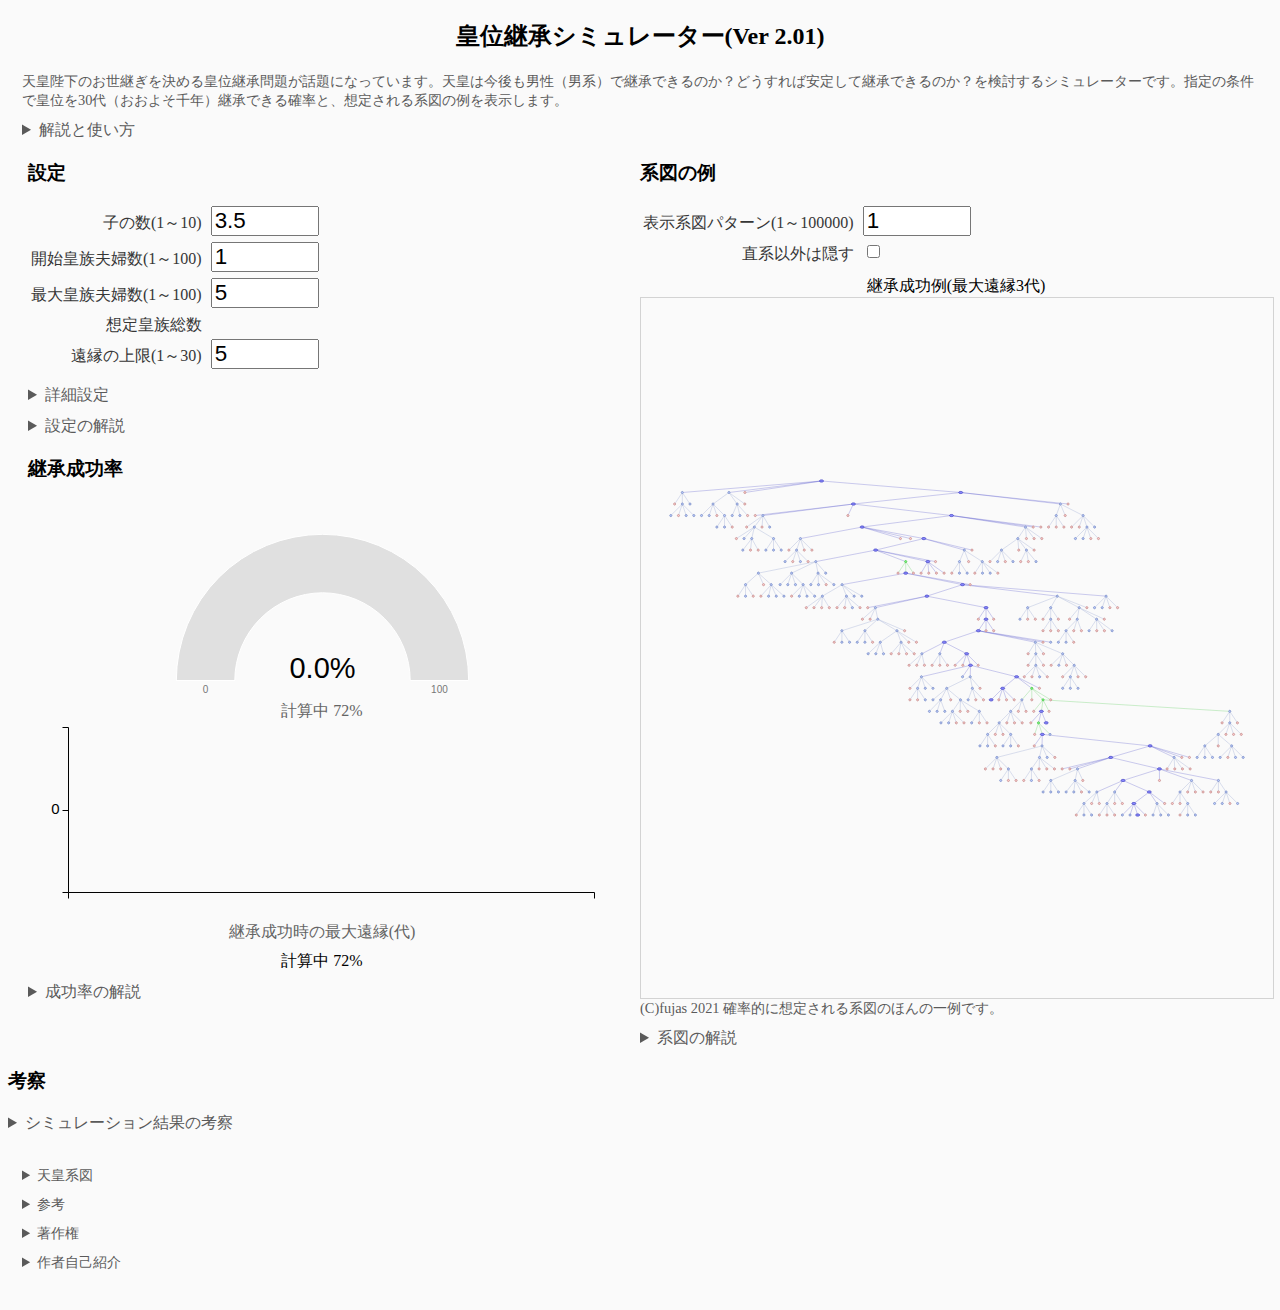
<file: index.html>
<!DOCTYPE html>
<html>
  <head>
    <title>皇位継承シミュレーター(Ver 2.01)</title>
    <link rel="stylesheet" href="lib/c3.min.css">
    <script type="text/javascript" src="lib/vis-network.min.js"></script>
    <script type="text/javascript" src="lib/c3.min.js"></script>
    <script type="text/javascript" src="lib/d3.min.js"></script>
    <meta name="viewport" content="width=device-width, initial-scale=1">
    <link rel="stylesheet" href="app/keizu_main.css">

    <link rel="apple-touch-icon" sizes="180x180" href="image/favicon/apple-touch-icon.png">
    <link rel="icon" type="image/png" sizes="32x32" href="image/favicon/favicon-32x32.png">
    <link rel="icon" type="image/png" sizes="16x16" href="image/favicon/favicon-16x16.png">
    <link rel="manifest" href="image/favicon/site.webmanifest">
    <link rel="mask-icon" href="image/favicon/safari-pinned-tab.svg" color="#5bbad5">
    <meta name="msapplication-TileColor" content="#da532c">
    <meta name="theme-color" content="#ffffff">    
  </head>

  <body>
    <header id="i_title" >
      <div class="c_title">
        <h2>皇位継承シミュレーター(Ver 2.01)</h2>
      </div>
      <div class="c_header">
        <div class="c_note">
          天皇陛下のお世継ぎを決める皇位継承問題が話題になっています。天皇は今後も男性（男系）で継承できるのか？どうすれば安定して継承できるのか？を検討するシミュレーターです。指定の条件で皇位を30代（おおよそ千年）継承できる確率と、想定される系図の例を表示します。
        </div>
        <details>
          <summary>解説と使い方</summary>
          <div class="c_note">このシミュレーターでは、指定した「子供の数」と「皇族夫婦数」で男系天皇を30代継続できる確率を計算します。具体的にはモンテカルロ法を使い、子供の性別は乱数で決めつつ、30世代続く系図を5万回作ります。系図を作る過程で次世代の子供がすべて女子であれば継承が失敗したものとします。5万回系図を作った中で、30世代継承できた割合を継承成功率としています。兄弟間の継承は計算上の世代や期間には影響しないので代としては数えていません。なお、30世代・5万回の設定値は変えられます。※今後予告なく仕様を変更することがあります。特に各種の初期値を変える可能性は高いのでご注意ください。<a href="ver10/index.html">最大皇族夫婦数の設定がないVer1はこちら</a>。</div>
          <div class="c_movieTitle">
           使い方はこの動画でも解説しています。
          </div>
          <div class="c_movie">
            <script type="application/javascript" src="https://embed.nicovideo.jp/watch/sm38686054/script?w=640&h=360"></script><noscript><a href="https://www.nicovideo.jp/watch/sm38686054">【ゆっくり解説】天皇が存続できるかシミュレーションしてみた（天皇シリーズ２）</a></noscript>
          </div>
          <div class="c_movieTitle">
            皇位継承問題って何？という方は、この動画をご覧ください。
          </div>
          <div class="c_movie">
            <script type="application/javascript" src="https://embed.nicovideo.jp/watch/sm38576850/script?w=640&h=360"></script><noscript><a href="https://www.nicovideo.jp/watch/sm38576850">ゆっくり解説 天皇シリーズ１．皇位継承問題ってなあに？</a></noscript>
          </div>
           <div>

          </div>
        </details>
      </div>
    </header>

    <div class="c_contents">

  <div class="c_kakuritsu">
  <div class="c_kakuritsuInside">

    <h3>設定</h3>
    <table>  
      <tr>
      <td class="c_label">子の数(1～10)</td>
      <td class="c_input"><input type="number" class="c_iform" id="i_numChild" value="3.5" min="1.0" max="10.0"></td>
      </tr>
      <tr>
      <td class="c_label">開始皇族夫婦数(1～100)</td>
      <td class="c_input"><input type="number" class="c_iform" id="i_numFamilyStart" value="1" min="1" max="100"></td>
      </tr>
      <tr>
      <td class="c_label">最大皇族夫婦数(1～100)</td>
      <td class="c_input"><input type="number" class="c_iform" id="i_numFamilyMax" value="5" min="1" max="100"></td>
      </tr>
      <tr>
      <td class="c_label">想定皇族総数</td>
      <td id="i_totalRoyal"> </td>
      </tr>
      <tr>
        <td class="c_label">遠縁の上限(1～30)</td>
        <td class="c_input"><input type="number" class="c_iform" id="i_maxAnc" value="5" min="1" max="30"></td>
      </tr>
  </table>

    <details>
      <summary>詳細設定</summary>
      <table>  
        <tr>
          <td class="c_label">男子の割合(％)</td>
          <td class="c_input"><input type="number" class="c_iform" id="i_maleRatio" value="51.3" min="10.0" max="100.0"></td>
        </tr>
        <tr>
          <td class="c_label">子を残す割合(％)</td>
          <td class="c_input"><input type="number" class="c_iform" id="i_liveRatio" value="92.1" min="10.0" max="100.0"></td>
        </tr>
        <tr>
          <td class="c_label">計算する世代(2～30)</td>
          <td class="c_input"><input type="number" class="c_iform" id="i_generation" value="30" min="2" max="30"></td>
        </tr>
        <tr>
          <td class="c_label">計算パターン数(1～100(万回))</td>
          <td class="c_input"><input type="number" class="c_iform" id="i_numPattern" value="5" min="1" max="100">
            <label for="i_seed"></label></td>
        </tr>
      </table>
    </details>

    <details>
      <summary>設定の解説</summary>
      <div class="c_noteTitle">子の数</div>
      <div class="c_note">皇族夫婦が生む子供の数を指定します。小数点で指定できます（2.5なら1/2の確率で子供が2人か3人になります）。多いほど男子が生まれる確率が高まり、4人以上だとかなり安定して継承できます。この数は「子供を産める場合の子の数」であり、不妊などで子を持てないケースについては「子を残す割合」で別途設定してください。なお、既婚夫婦の平均出産数は今の日本では2人ですが、昭和初期だと4人でした（子を残す割合をかけた値）。側室制度（一夫多妻制）や代理母出産などを採用すれば多数の子を持ちやすいですが、現在の日本の価値観では国民の理解は得にくそうです。また、多くの子を産むことは皇族の方々にとって喜びであると同時にプレッシャーかもしれません。</div>
      <div class="c_noteTitle">開始皇族夫婦数</div>
      <div class="c_note">計算を開始するときの、初代の男系男子の皇族夫婦の数を指定します。現状に即する場合、悠仁様だけで開始するときは1 を、旧皇族を復帰させるときはその数に応じて2～5 程度を指定してください。</div>
      <div class="c_noteTitle">最大皇族夫婦数</div>
      <div class="c_note">同世代の男系男子の皇族夫婦の最大数を指定します。「開始皇族夫婦数」以上にしてください。同世代の皇族夫婦から多くの男子が生まれても、次世代の皇族夫婦はこの数以内に制限されます。現在の法律では基本的に男系男子は一生皇族ですが、皇族の人数が増えすぎないよう皇籍離脱していただくことも想定されており、それを考慮した数値となります。</div>
      <div class="c_noteTitle">想定皇族総数</div>
      <div class="c_note">「子の数」と「最大皇族夫婦数」から想定される皇族の総数です。多すぎると予算などの面で皇室の維持が難しくなります。概ね「2世代のご夫婦＋若い世代の子供たち」と思われるので、<br>　皇族の総数＝最大皇族夫婦数×(4 + 子の数 x 子を残す割合)<br>と計算しています。ある程度安定して継承できる、子の数が4 最大皇族夫婦数が5 子を残す割合92.1% の場合、この数は 38人となります。戦後の皇族数（15～25人）と比べるとやや多いですが、従来より多くないと安定した継承は難しいと言えそうです。</div>
      <div class="c_noteTitle">遠縁の上限</div>
      <div class="c_note">歴代天皇から近縁の男子のみ皇族にします。指定した数の世代を遡れば天皇または天皇の先祖にたどり着く場合に皇族になります。制限する場合、感覚的には3代程度、多くとも歴代で最も遡った（継体天皇）5代以下が望ましいと思います。制限しないときは「計算する世代」以上の数を設定してください。</div>
      <div class="c_noteTitle">男子の割合</div>
      <div class="c_note">生まれた子が男子である割合です。自然出産では統計的に男子が51.3%程度なので初期値にしています。この値は産み分け技術により高めることが可能です。「産み分け」で検索すると産み分け指導をしている病院の情報を得られますが、70～80％の確率で男子を産めるとのことです。産み分けをすることで、子供が少なくても男子の数を増やすことが可能です。しかし、皇族が男子ばかりになるのは問題でしょうし、皇族の方々にとって産み分けは心身ともに負担であると思います。なお、日本では規制されていますが着床前診断という方法を使うと100％男子を産み分けることが可能です。アメリカでは規制されていませんし、将来的には日本でも少子化対策を兼ねて解禁できるかもしれません（産み分けできるならもう一人産みたいと思う一般ご夫婦は少なくないと思います）。</div>
      <div class="c_noteTitle">子を残す割合</div>
      <div class="c_note">不慮の事故や不妊などがなく、子を残せる割合です。仮に90% とした場合、90%の確率で「子の数」だけ子を残し、残り10%の確率で子供が0となります。初期値は、<br>　男子の0～40歳の生存率98.6% × 女子の30～40歳の生存率99.6% × 子供のいる夫婦の割合93.8% = 92.1%<br> としています。子供がいないと離婚しやすかったり、逆にあえて子供なしを選択する夫婦もいるでしょうし、また、不妊治療をしている夫婦がより多いというデータもあり、妥当な値を決めるのが難しいです。今後初期値を変えるかもしれません。</div>
      <div class="c_noteTitle">計算する世代</div>
      <div class="c_note">何世代先までの系図を作るかを指定します。おおよそ千年の30世代を初期値にしています。少ない世代のほうが継承成功率は高まります。何世代に設定するかは2通りの考え方があると思います。1つ目は天皇の歴史の長さを考えて（神話時代を含めると2600年、実在が確実な天皇でも1600年）、長めにする考えです。この場合は切りのいいところで千年30代程度を目標にしたいです。2つ目は社会の価値観や科学技術の変化があることを念頭に、やや短い期間を確実につなげる考えです。たとえば100年後に制度を再検討る場合、余裕をもって5代（百数十年）先くらいまで確実に継承できることを目標としたいです。なお、前者の成功率を上げるには「子の数」が多いこと、後者の成功率を上げるには「開始皇族夫婦数」が多いことが重要になります。</div>
      <div class="c_noteTitle">計算パターン数</div>
      <div class="c_note">指定した条件で何回系図を作るかを指定します。回数を増やすと結果の誤差が小さくなりますが、計算時間が増えます。初期値の5万回の場合、成功率は経験的に最大±0.3％程度の誤差があります。本当は厳密な確率の計算式を見出せそうですが、私がそれを考えるより何万回も計算しちゃったほうが速いので、ご不便おかけしますがご了承ください。</div>
      <div class="c_noteTitle">― 初期値について ―</div>
      <div class="c_note">ブラウザでこのページをリロードすると、各種設定が初期値に戻ります。</div>
    </details>

    <h3>継承成功率</h3>
    <div id="c3_pie"></div>
    <div id="i_seikouritsu" class="c_caption">30代継承成功率</div>
    <div id="c3_hist"></div>
    <div class="c_caption">継承成功時の最大遠縁(代)</div>

    <div id="i_statStat" class="c_result">確率情報</div>

    <details>
      <summary>成功率の解説</summary>
      <div class="c_noteTitle">30代継承成功率</div>
      <div class="c_note">男系天皇を30代継承できる確率です。どの程度の成功率を目標とすべきなのか私にも判断が難しいです。50％以上で十分かもしれませんし、国家の大事であるから99％以上を目指すべきかもしれません。なお、継承が失敗した場合も天皇が断絶するわけではなく、皇族以外の男系男子を天皇にお迎えすることで皇位は継承できます。</div>
      <div class="c_noteTitle">継承成功時の最大遡り数</div>
      <div class="c_note">系図を作ったときにもっとも先祖をさかのぼった世代数を横軸、5万回系図を作った時のその頻度を縦軸の棒グラフで示します。継承に成功した系図のみ対象にしています。左側の棒が長いほど近縁で継承できているので望ましい状態です。歴代最大は継体天皇の5世代ですが、感覚的には3世代以下のほうが望ましいでしょう。なお、初代の男系男子は便宜上兄弟として遡り数を計算します。「開始皇族夫婦数」が1のときは正しい数ですが、2以上を設定して旧皇族の方々の子孫が天皇になることを想定する場合、実際には20世代以上遡るので正しい数ではありません。</div>
      <div class="c_noteTitle">平均最大遠縁</div>
      <div class="c_note">系図を作ったときにもっとも先祖をさかのぼった世代数の平均です。継承に成功した系図のみ対象にしています。数字が1に近いほど近縁で継承できているので望ましい状態です。やはり、初代の男系男子は便宜上兄弟として遡り数を計算します。</div>
      <div class="c_noteTitle">息子継承率</div>
      <div class="c_note">系図を作ったときに（甥などの親戚でなく）息子が皇位を継承した割合です。継承に成功した系図のみ対象にしています。数字が大きいほど近縁で継承できているので望ましい状態です。</div>
    </details>
    </div>
    </div>

    <div class="c_keizu">
    <div class="c_keizuInside">
      <h3>系図の例</h3>
    <table>  
      <tr>
        <td class="c_label" id="i_dispPattern">表示系図パターン(1～100000)</td>
        <td class="c_input"><input type="number" class="c_iform" id="i_pattern" value="1" min="1" max="1000000"></td>
      </tr>
      <tr>
      <td class="c_label">直系以外は隠す</td>
      <td class="c_input"><input type="checkbox" id="i_hideBranch"></td>
    </tr>
    </table>
    <div id="i_stat" class="c_result">
      継承
    </div>

    <div class="c_networkOutside">
    <div id="mynetwork"></div>
    </div>
    <div id="i_copyright" class="c_note">
      (C)fujas 2021 確率的に想定される系図のほんの一例です。
    </div>

    <details>
      <summary>系図の解説</summary>
      <div class="c_noteTitle">表示系図パターン</div>
      <div class="c_note">5万個作った系図のうち、表示する系図のパターン番号を指定します。プログラム的には、この値をランダムシードとして系図を生成しています。</div>
      <div class="c_noteTitle">直系以外は隠す</div>
      <div class="c_note">チェックマークをつけると、天皇とその直系の先祖のみを表示します。</div>
      <div class="c_noteTitle">系図</div>
      <div class="c_note">濃い青が天皇、薄い青は天皇ではない男子皇族、緑色は天皇ではないが天皇の先祖である男子皇族、ピンク色が女子皇族です。図が左右に広がりすぎないように、長子を右からと左から、世代別に切り替えて配置しています。マウスホイールやピンチ操作で図を拡大できます。</div>
    </details>
    </div>
    </div>

    </div>

    <h3>考察</h3>
    <details>
        <summary>シミュレーション結果の考察</summary>
        <div class="c_note">このシミュレーターを使い、いくつかのパターンで成功率を計算してみました。結論として男系での継承は可能ですが、何かしら困難が伴いそうです。</div>
        <div class="c_note">まずは初期値（最大皇族夫婦数5, 遠縁の上限5, 子を残す割合92.1, 計算する世代30, 計算パターン数5万）で男系及び女系のときの成功率を計算してみました。その結果を示します。</div>

        <div class="c_noteTitle">男系（男子の割合51.3%）のとき</div>
        <div class="c_image"><img class="c_imgsize" src="image/dankei1.PNG"></div>
        <div class="c_note">「子の数」2～4人、「開始皇族夫婦数」1又は5のときの成功率のグラフです（悠仁様1人の場合と復帰旧皇族を合わせた5人の場合を想定）。子供が2人の場合は現在の日本国民の生活様式に近いのですが、成功率は1～2％と、継承は難しそうです。子供3人ではかなり成功率が高まりますが、安定して継承するにはすべての皇族が子供4人産む必要がありそうです（ただし、不妊などの場合は産まなくてよい）。また、開始皇族夫婦が1人でも5人でも極端な差はなく、子供の数が重要なことがわかります。</div>
        <div class="c_note">数値データ（悠仁様1人）：子供2人/0.7%, 2.5人/11.4%, 3人/41.8%, 3.5人/63.7%, 4人/78% </div>
        <div class="c_note">数値データ（旧皇族含む5人）：子供2人/1.8%, 2.5人/21.1%, 3人/60.8%, 3.5人/83.9%, 4人/95.1%</div>

        <div class="c_noteTitle">女系のとき</div>
        <div class="c_image"><img class="c_imgsize" src="image/jokei1.PNG"></div>
        <div class="c_note">「男子の割合」を100％とすることで、女系天皇も認める場合の成功率をグラフにしました。「子の数」1～2人、「開始皇族夫婦数」3のときの成功率のグラフです（現在の若手皇族男女3人を想定）。子供が2人の場合の成功率は99.9％と、安定した継承が可能です（不妊などの場合は産まなくてよい）。ただし、子供が1.5人未満では成功率が下がっており、なるべく2人産んだほうが良いことがわかります。子供が1人に近い場合、皇族が増えにくい一方で、増えた皇族も何代か経つと遠縁となり民間人になってしまうため、成功率が下がるようです。</div>
        <div class="c_note">数値データ：子供1人/12.8%, 1.2人/37.6%, 1.4人/67.5%, 1.6人/89.2%, 1.8人/97.9%, 2人/99.9% </div>

        <div class="c_noteTitle">男系（遠縁の上限なし）のとき</div>
        <div class="c_image"><img class="c_imgsize" src="image/dankei2.PNG"></div>
        <div class="c_note">次に、遠縁の皇族を大勢抱え、ときどき遠縁の天皇に切り替わってもよいケースを考えました。最大皇族夫婦数を10に増やし、遠縁の上限をなくしたうえで（30に設定）、「子の数」2～4人、「開始皇族夫婦数」1又は5のときの成功率のグラフです。開始皇族夫婦5の場合、子供が2.5人でも90％近い成功率です。このケースではそれほど多産でなくても男系を維持できると言えます。この場合は開始皇族夫婦数が多いほうが成功率が高くなります。</div>
        <div class="c_note">数値データ（悠仁様1人）：子供2人/3.5%, 2.5人/38.5%, 3人/64.8%, 3.5人/74.6%, 4人/81.8% </div>
        <div class="c_note">数値データ（旧皇族含む5人）：子供2人/16.0%, 2.5人/88.3%, 3人/99.4%, 3.5人/99.9%, 4人/100.0%</div>

        <div class="c_noteTitle">まとめ</div>
        <div class="c_note">上記の結果を見ると、安定して皇位を継承するには次のいずれかが必要になります。</div>
        <div class="c_note">　A. 皇族の方々が4人以上子供を産む</div>
        <div class="c_note">　B. 女系天皇を許容する</div>
        <div class="c_note">　C. 大勢の皇族を抱え、遠縁の天皇も許容する</div>
        <div class="c_note">いずれも困難がともないますが、憲法の定義するところでは天皇は日本に必要な存在です。なんとか継承してほしいものです。</div>
    </details>

      <footer>
        <div id="i_note" class="c_note c_footer">

      <details>
        <summary>天皇系図</summary>
        宮内庁の公式な天皇系図を元に、より見やすい系図を作りました。参考にしてください。<a href="history/history.html">歴代天皇系図</a>
      </details>


      <details>
      <summary>参考</summary>
      <ol>
        <li><a href="https://www.nicovideo.jp/watch/sm38576850" target="_blank">皇位継承問題ってなあに？（fujas）</a>　皇位継承と男系・女系についてわかりやすく解説しました。</li>
        <li>「ビジュアル百科 写真と図解でわかる！ 天皇〈125代〉の歴史」（山本博文監修、西東社：書籍）　歴代天皇をカラー図解で解説した天皇の歴史の入門書です。</li>
        <li><a href="https://www.kunaicho.go.jp/about/kosei/keizu.html" target="_blank">歴代天皇の系図（宮内庁）</a>　初代神武天皇から今上天皇（現在の天皇）までの公式な系図です。</li>
        <li><a href="https://www.kantei.go.jp/jp/singi/kousitu/dai4/4siryou1.pdf" target="_blank">皇族制度（政府資料）</a>　皇族の範囲について、歴史も併せてまとめられた資料です。</li>
        <li><a href="https://ja.wikipedia.org/wiki/%E7%9A%87%E4%BD%8D%E7%B6%99%E6%89%BF%E5%95%8F%E9%A1%8C" target="_blank">皇位継承問題の解説（Wikipedia）</a>　皇位継承問題について公平な観点で詳しく解説されています。</li>

     
        <li><a href="https://warp.da.ndl.go.jp/info:ndljp/pid/998223/www.kantei.go.jp/jp/singi/kousitu/houkoku/houkoku.pdf" target="_blank">皇室典範に関する有識者会議報告書（政府資料）</a>　2005年の有識者会議の報告書です。結論は女系容認。</li>

        <li><a href="http://www.ipss.go.jp/ps-doukou/j/doukou15/gaiyou15html/NFS15G_html07.html" target="_blank">日本の夫婦の出生数</a>　日本における夫婦の平均的な子供の数。戦前は4人、今は2人です。また、子供のいない夫婦の割合は6.2%</li>
        <li><a href="https://www.nissay.co.jp/enjoy/keizai/95.html" target="_blank">不妊に悩む夫婦の割合（日本生命）</a>　日本における不妊治療を受けている夫婦の割合の記載があります。15.6%</li>
        <li><a href="https://www.kakinoki-hp.or.jp/column/7456/#:~:text=%E5%A6%8A%E5%A8%A0%E3%81%AB%E8%87%B3%E3%82%89%E3%81%AA%E3%81%84%E5%8E%9F%E5%9B%A0,%E4%BD%8E%E3%81%84%E6%B2%BB%E7%99%82%E3%81%A8%E8%A8%80%E3%81%88%E3%81%BE%E3%81%99%E3%80%82" target="_blank">現在の不妊治療成績（柿木病院）</a>　日本における不妊治療の成功率の記載があります。おおよそ25%</li>
        <li><a href="https://www.mhlw.go.jp/toukei/saikin/hw/life/life19/index.html" target="_blank">簡易生命表（厚生労働省）</a>　日本における各年齢の生存率を参照できます。男性0～40歳で98.4%、女性30～40歳で99.6%</li>
        <li><a href="https://www.umiwake.jp/boy" target="_blank">産み分けネット 男の子希望（杉山産婦人科）</a>　産み分け指導をしている産婦人科のサイトです。73% の確率で男子が生まれているとのこと。</li>
        <li><a href="http://ore-dmng.jp/ore/lra/prob_dankei.html" target="_blank">確率論から見た男系継承（Tomocci様）</a>　男系での継承確率を計算した記事。</li>
        <li><a href="http://waqoo.blog16.fc2.com/blog-entry-83.html" target="_blank">男系存続の確率論（和の空間様）</a>　複数皇族での継承の確率を計算しています。</li>
        <li><a href="https://www.a-takamori.com/post/201013" target="_blank">男系継続の確率計算（高森明勅様）</a>　直系だけ考慮した、やや特殊な計算例。</li>
      </ol>
      </details>

      <details>
        <summary>著作権</summary>
        (C)fujas 2021 本サイトとスクリプトはfujasの著作物です。利用・引用は無償で自由ですが著作権者はその結果の責任はとりませんのでご注意ください。本サイトとスクリプトはMITライセンスに準拠したオープンソースです。自由にお使いください。
      計算結果とグラフおよび系図は本サイト著作者の許可なく自由に転載可能です。
      ただし、系図については図の近くに「(C)fujas 2021 確率的に想定される系図のほんの一例です」と明記してください。なお、本サイトの更新履歴は<a href="https://github.com/fujas/keizu" target="_blank">こちらのGitHubサイト</a>から閲覧可能です。
      </details>

      <details>
        <summary>作者自己紹介</summary>
        私 fujas は普段はCG関連の仕事をしているフリーのエンジニアです。皇位継承になんとなく興味をもったのですが、問題の議論にあまり数値が出てこないことに危機を感じ、趣味でこのシミュレーターを作ってみました。勉強不足なので間違いや不適切な表現が多々あると思います。ご意見ご要望は githubfujas@gmail.com までお気軽にご連絡ください。ちょっとしたお仕事のお誘いもお待ちしております。
        <div><br>
          <a href="test/test.html">開発者用テストページへ（ハイスペックPC向け）</a>
        </div>
      </details>

    </div>
    <div id="i_note" class="c_note c_footer">
    </div>
    </footer>

    <script src="lib/jquery-3.5.1.slim.min.js"></script>
    <script type="text/javascript" src="app/keizu_main.js"></script>
  
  </body>
</html>
</file>
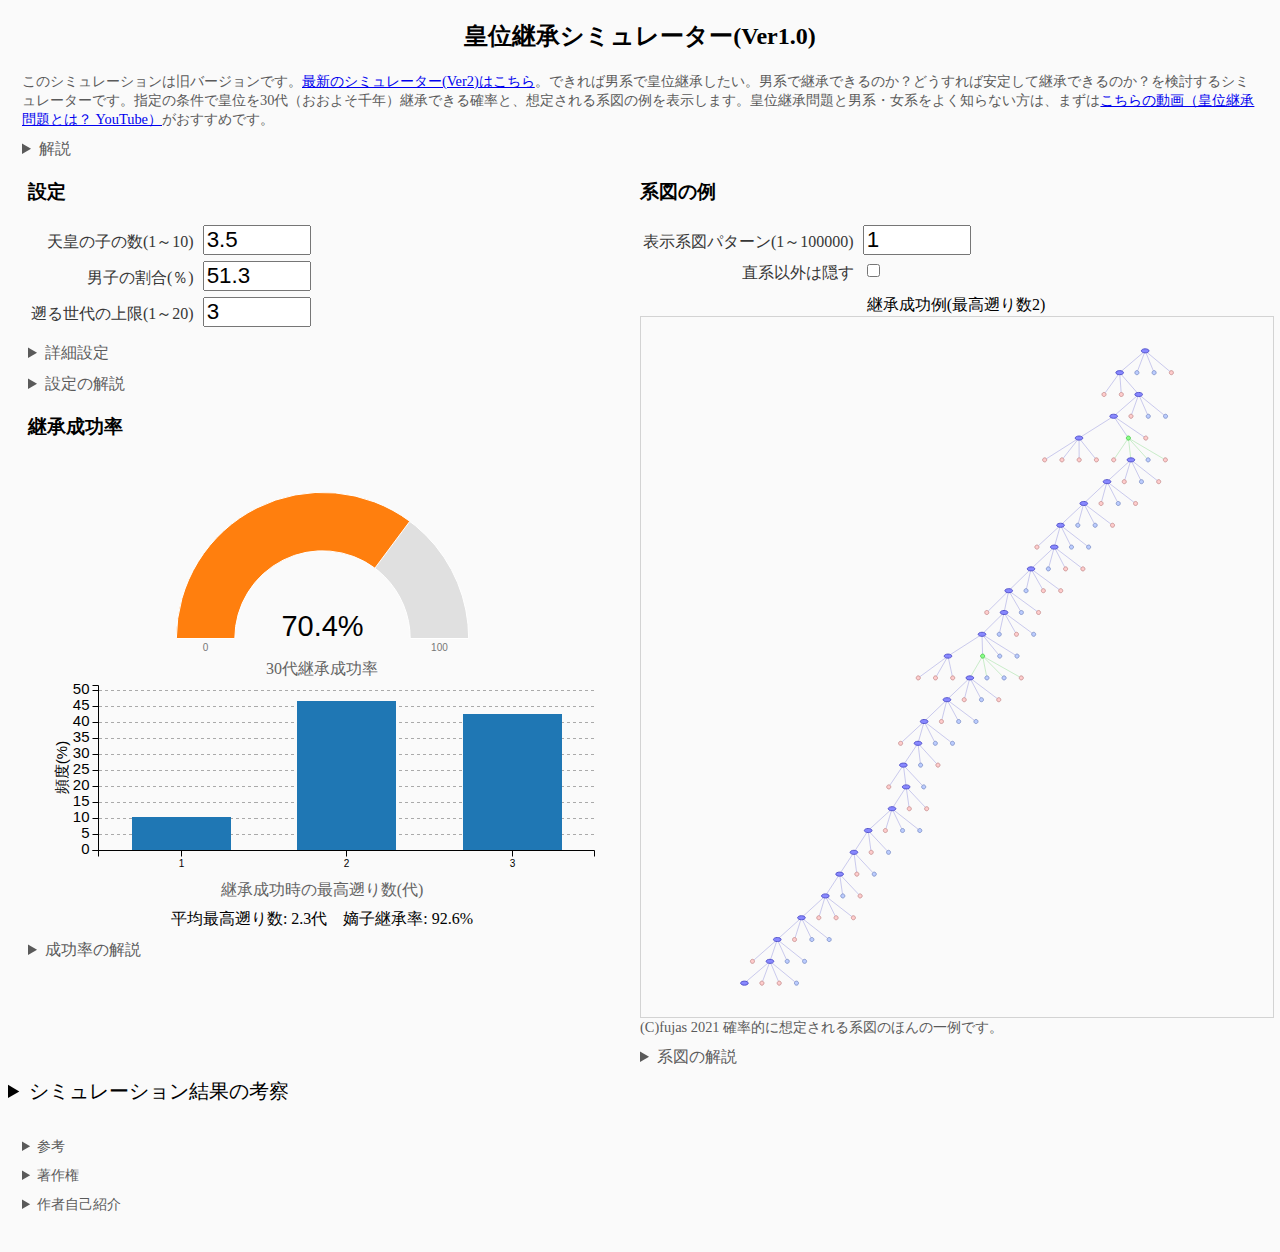
<file: ver10/index.html>
<!DOCTYPE html>
<html>
  <head>
    <title>皇位継承シミュレーター</title>
    <link rel="stylesheet" href="lib/c3.min.css">
    <script type="text/javascript" src="lib/vis-network.min.js"></script>
    <script type="text/javascript" src="lib/c3.min.js"></script>
    <script type="text/javascript" src="lib/d3.min.js"></script>
    <meta name="viewport" content="width=device-width, initial-scale=1">
    <link rel="stylesheet" href="app/keizu_main.css">
  </head>

  <body>
    <header id="i_title" >
      <div class="c_title">
        <h2>皇位継承シミュレーター(Ver1.0)</h2>
      </div>
      <div class="c_header">
        <div class="c_note">
          このシミュレーションは旧バージョンです。<a href="../index.html">最新のシミュレーター(Ver2)はこちら</a>。できれば男系で皇位継承したい。男系で継承できるのか？どうすれば安定して継承できるのか？を検討するシミュレーターです。指定の条件で皇位を30代（おおよそ千年）継承できる確率と、想定される系図の例を表示します。皇位継承問題と男系・女系をよく知らない方は、まずは<a href="https://www.youtube.com/watch?v=fE9F_IrvxBA" target="_blank">こちらの動画（皇位継承問題とは？ YouTube）</a>がおすすめです。
        </div>
        <details>
          <summary>解説</summary>
          <div class="c_note">このシミュレーターでは、指定した「子供の数」と「男子の割合」で男系天皇を30代継続できるかどうかを計算します。子供の性別は乱数で決めつつ、30代続く系図を10万回作ります。系図を作る過程で子供がすべて女子であれば先祖を遡って親戚の男系男子を探しますが、指定した「遡る世代の上限」までさかのぼっても男系男子がいない場合は継承が失敗したものとします。10万回系図を作った中で、30代継承できた割合を継承成功率としています。起点となるのは「未来の架空の天皇」であり、その天皇まで同じ条件で継承されていると仮定します（なので、初代からさらに先祖にさかのぼることもあります）。兄弟間の継承は考慮していません。なお、30代・10万回の設定値は変えられます。</div>
        </details>
      </div>
    </header>

    <div class="c_contents">

  <div class="c_kakuritsu">
  <div class="c_kakuritsuInside">

    <h3>設定</h3>
    <table>  
      <tr>
      <td class="c_label">天皇の子の数(1～10)</td>
      <td class="c_input"><input type="number" class="c_iform" id="i_numChild" value="3.5" min="1.0" max="10.0"></td>
      </tr>
      <tr>
      <td class="c_label">男子の割合(％)</td>
      <td class="c_input"><input type="number" class="c_iform" id="i_maleRatio" value="51.3" min="10.0" max="100.0"></td>
      </tr>
      <tr>
      <td class="c_label">遡る世代の上限(1～20)</td>
      <td class="c_input"><input type="number" class="c_iform" id="i_ancLimit" value="3" min="1" max="20"></td>
      </tr>
    </table>

    <details>
      <summary>詳細設定</summary>
      <table>  
        <tr>
          <td class="c_label">初代以前には遡らない</td>
          <td class="c_input"><input type="checkbox" id="i_originTop"></td>
        </tr>
        <tr>
          <td class="c_label">計算する世代(2～30)</td>
          <td class="c_input"><input type="number" class="c_iform" id="i_generation" value="30" min="2" max="30"></td>
        </tr>
        <tr>
          <td class="c_label">計算パターン数(1～100(万回))</td>
          <td class="c_input"><input type="number" class="c_iform" id="i_numPattern" value="10" min="1" max="100">
            <label for="i_seed"></label></td>
        </tr>
      </table>
    </details>

    <details>
      <summary>設定の解説</summary>
      <div class="c_noteTitle">天皇の子の数</div>
      <div class="c_note">小数点で指定できます（2.5なら1/2の確率で子供が2人か3人になります）。多いほど男子が生まれる確率が高まり、4人以上だとかなり安定して継承できます。今の日本では子供が１～３人の家庭が多いですが、昭和初期だと５～６人いる家庭が普通でした。不妊などの理由で子を持たない天皇も出てくるでしょうから、子を産む数より少なめの数を指定したほうがよいです。側室制度（一夫多妻制）や代理母出産などを採用すれば多数の子を持ちやすいですが、現在の日本の価値観では国民の理解は得にくそうです。また、多くの子を産むことは皇族の方々にとって喜びであると同時にプレッシャーかもしれません。</div>
      <div class="c_noteTitle">男子の割合</div>
      <div class="c_note">生まれた子が男子である割合です。自然出産では統計的に男子が51.3%程度なので初期値にしています。この値は産み分け技術により高めることが可能です。「産み分け」で検索すると産み分け指導をしている病院の情報を得られますが、70～80％の確率で男子を産めるとのことです。産み分けをすることで、子供が少なくても男子の数を増やすことが可能です。しかし、皇族が男子ばかりになるのは問題でしょうし、皇族の方々にとって産み分けは心身ともに負担であると思います。なお、日本では規制されていますが着床前診断という方法を使うと100％男子を産み分けることが可能です。アメリカでは規制されていませんし、将来的には日本でも少子化対策を兼ねて解禁できるかもしれません（産み分けできるならもう一人産みたいと思う一般ご夫婦は少なくないと思います）。</div>
      <div class="c_noteTitle">遡る世代の上限</div>
      <div class="c_note">このシミュレーターでは子供がすべて女子の場合、先祖をさかのぼって親戚の男系男子を探します。たとえば甥（兄弟の息子）がいるときは（新天皇から見て）祖父の代まで2代さかのぼります。何代までさかのぼって男系男子を探すかを指定します。この数が多いほど親戚が増えて継承しやすくなりますが、あまり遠い親戚が新しい天皇になると国民が親しみを持てない可能性があります。感覚的には3代程度、多くとも歴代で最も遡った（継体天皇）5代以下が望ましいと思います。なお、この数字を増やすことは宮家を増やすこと、遠縁の皇族を増やすことに相当します。遠縁であっても皇族として活動していれば国民も親しみを持てるかもしれません。また、子供や男子の割合を増やすことに比べると皇族の方々の心身の負担は少ないでしょう。なお、天皇と近縁の女性皇族（たとえば愛子様）が遠縁の男系皇族と結婚すれば親しみと男系とを両立できるという考えもあります。</div>
      <div class="c_noteTitle">初代以前には遡らない</div>
      <div class="c_note">先祖をさかのぼるときにシミュレーション上の初代の天皇以前に遡らないときはチェックをつけてください。チェックを外すと遠い将来の継承の安定性を見ることができます。チェックをつけると、近未来に旧皇族の復帰なしで悠仁様の子孫が皇位を継承できる確率を調べることができます。</div>
      <div class="c_noteTitle">計算する世代</div>
      <div class="c_note">何世代先までの系図を作るかを指定します。おおよそ千年の30世代を初期値にしています。少ない世代のほうが継承成功率は高まります。10代とか20代とかもっと短い世代で検討してよいかもしれませんが、天皇の歴史の長さを考えると（神話時代を含めると2600年、実在が確実な天皇でも1600年）、千年は目標にしたいところです。</div>
      <div class="c_noteTitle">計算パターン数</div>
      <div class="c_note">指定した条件で何回系図を作るかを指定します。回数を増やすと結果の誤差が小さくなりますが、計算時間が増えます。初期値の10万回の場合、成功率は経験的に最大±0.3％程度の誤差があります。本当は厳密な確率の計算式を見出せそうですが、私がそれを考えるより何万回も計算しちゃったほうが速いので、ご不便おかけしますがご了承ください。</div>
    </details>

    <h3>継承成功率</h3>
    <div id="c3_pie"></div>
    <div id="i_seikouritsu" class="c_caption">30代継承成功率</div>
    <div id="c3_hist"></div>
    <div class="c_caption">継承成功時の最高遡り数(代)</div>

    <div id="i_statStat" class="c_result">確率情報</div>

    <details>
      <summary>成功率の解説</summary>
      <div class="c_noteTitle">30代継承成功率</div>
      <div class="c_note">男系天皇を30代継承できる確率です。どの程度の成功率を目標とすべきなのか私にも判断が難しいです。50％以上で十分かもしれませんし、国家の大事であるから99％以上を目指すべきかもしれません。なお、継承が失敗した場合も天皇が断絶するわけではなく、「遡る世代の上限」より遠縁の男系男子を天皇とすることで皇位は継承できます。</div>
      <div class="c_noteTitle">継承成功時の最高遡り数</div>
      <div class="c_note">系図を作ったときにもっとも先祖をさかのぼった世代数を横軸、10万回系図を作った時のその頻度を縦軸の棒グラフで示します。継承に成功した系図のみ対象にしています。左側の棒が長いほど近縁で継承できているので望ましい状態です。</div>
      <div class="c_noteTitle">平均最高遡り数</div>
      <div class="c_note">系図を作ったときにもっとも先祖をさかのぼった世代数の平均です。継承に成功した系図のみ対象にしています。数字が1に近いほど近縁で継承できているので望ましい状態です。</div>
      <div class="c_noteTitle">嫡子継承率</div>
      <div class="c_note">系図を作ったときに（甥などの親戚でなく）息子が皇位を継承した割合です。継承に成功した系図のみ対象にしています。数字が大きいほど近縁で継承できているので望ましい状態です。</div>
    </details>
    </div>
    </div>

    <div class="c_keizu">
    <div class="c_keizuInside">
      <h3>系図の例</h3>
    <table>  
      <tr>
        <td class="c_label" id="i_dispPattern">表示系図パターン(1～100000)</td>
        <td class="c_input"><input type="number" class="c_iform" id="i_pattern" value="1" min="1" max="1000000"></td>
      </tr>
      <tr>
      <td class="c_label">直系以外は隠す</td>
      <td class="c_input"><input type="checkbox" id="i_hideBranch"></td>
    </tr>
    </table>
    <div id="i_stat" class="c_result">
      継承
    </div>

    <div class="c_networkOutside">
    <div id="mynetwork"></div>
    </div>
    <div id="i_copyright" class="c_note">
      (C)fujas 2021 確率的に想定される系図のほんの一例です。
    </div>

    <details>
      <summary>系図の解説</summary>
      <div class="c_noteTitle">表示系図パターン</div>
      <div class="c_note">10万個作った系図のうち、表示する系図のパターン番号を指定します。プログラム的には、この値をランダムシードとして系図を生成しています。</div>
      <div class="c_noteTitle">直系以外は隠す</div>
      <div class="c_note">チェックマークをつけると、天皇とその直系の先祖のみを表示します。</div>
      <div class="c_noteTitle">系図</div>
      <div class="c_note">濃い青が天皇、薄い青は天皇ではない男子皇族、緑色は天皇ではないが天皇の先祖である男子皇族、ピンク色が女子皇族です。起点となるのは「未来の架空の天皇」であり、その天皇まで同じ条件で継承されていると仮定します。マウスホイールやピンチ操作で図を拡大できます。</div>
    </details>
    </div>
    </div>

    </div>


      <details>
        <summary class="c_kousatsu">シミュレーション結果の考察</summary>
        <div class="c_note">このシミュレーターを使い、いくつかの条件（ただし、初代以前にさかのぼる設定）で成功率を計算してみました。その結果を示します。</div>

        <div class="c_noteTitle">子供2人のとき</div>
        <div class="c_image"><img class="c_imgsize" src="image/2children.PNG"></div>
        <div class="c_note">子供を2人、男子の割合を51.3% としたときの成功率のグラフです。子供が2人というのは現在の日本国民の生活様式に近いのですが、遡り数を10としても2割程度の成功率なので、この条件での継承は難しそうです。</div>

        <div class="c_noteTitle">子供3人のとき</div>
        <div class="c_image"><img class="c_imgsize" src="image/3children.PNG"></div>
        <div class="c_note">子供を3人、男子の割合を51.3% としたときの成功率のグラフです。遡り数が3でも成功率46% と、子供2人と比べると格段に高くなります。長期間の安定した継承には不安が残る気がします。</div>

        <div class="c_noteTitle">子供4人のとき</div>
        <div class="c_image"><img class="c_imgsize" src="image/4children.PNG"></div>
        <div class="c_note">子供を4人、男子の割合を51.3% としたときの成功率のグラフです。遡り数が3でも成功率は90% 近く、長期間安定して継承できる印象です。</div>

        <div class="c_noteTitle">産み分けするとき</div>
        <div class="c_image"><img class="c_imgsize" src="image/umiwake.PNG"></div>
        <div class="c_note">子供を2人、男子の割合を75% としたときの成功率のグラフです。男子が生まれやすいように産み分けをするパターンです。遡り数が3でも成功率は70% 近く、かなり安定して継承できる印象です。子供の数や側室制度に対する我々の価値感は将来的にも変わる可能性は低いと思いますが、産み分けに対する価値観は変わる可能性があると思います。その場合は男系での皇位継承が容易なものになりそうです。</div>

        <div class="c_noteTitle">まとめ</div>
        <div class="c_note">現代の我々の価値観で判断すると、男系で皇位を継承することは簡単ではないですが、不可能でもない印象です。不可能でないのなら歴史を尊重して男系で頑張るべきかもしれませんし、無理せず継承できたほうがよいと考えるなら女系を認めたほうが楽になれて良いかもしれません。男系で皇位継承できるのか？女系を認めるしかないのか？を自分で確かめたくてこのシミュレーターを作りましたが、答えを出すのは難しいですね。私たちが現在の価値観で決めるのではなく、100年後の日本人が男系・女系どちらかを選べるように手を打っておくのがよいかもしれません。</div>

        <div class="c_noteTitle">今後の課題</div>
        <div class="c_note">宮家を増やした場合のシミュレーションも計画中です。ただ、現在の旧皇族の方々は（明治天皇や昭和天皇の女系の子孫の方もいらっしゃいますが）男系では20代も遡らないと歴代の天皇にたどり着きません。遡り数を基準にしたシミュレーションが妥当なのか悩ましいところです。</div>
       
      </details>

      <footer>
        <div id="i_note" class="c_note c_footer">

      <details>
      <summary>参考</summary>
      <ol>
        <li><a href="https://www.youtube.com/watch?v=fE9F_IrvxBA" target="_blank">皇位継承問題とは？（社會部部長）</a>　皇位継承と男系・女系についてわかりやすく解説している動画。おすすめ。</li>
        <li><a href="https://www.kunaicho.go.jp/about/kosei/keizu.html" target="_blank">歴代天皇の系図（宮内庁）</a>　初代神武天皇から今上天皇（現在の天皇）までの公式な系図です。</li>
        <li><a href="https://ja.wikipedia.org/wiki/%E7%9A%87%E4%BD%8D%E7%B6%99%E6%89%BF%E5%95%8F%E9%A1%8C" target="_blank">皇位継承問題の解説（Wikipedia）</a>　皇位継承問題について公平な観点で詳しく解説されています。</li>
        <li><a href="http://ore-dmng.jp/ore/lra/prob_dankei.html" target="_blank">確率論から見た男系継承（Tomocci様）</a>　男系での継承確率を計算した記事。本シミュレーターでは、子供2人, 男子50％, 遡る世代6, 初代以前に遡らないon, 計算する世代6 の条件で同じ結果になります。</li>
        <li><a href="http://waqoo.blog16.fc2.com/blog-entry-83.html" target="_blank">男系存続の確率論（和の空間様）</a>　複数皇族での継承の確率を計算しています。</li>
        <li><a href="https://www.a-takamori.com/post/201013" target="_blank">男系継続の確率計算（高森明勅様）</a>　遡る世代 1 での計算例。</li>
        <li>「ビジュアル百科 写真と図解でわかる！ 天皇〈125代〉の歴史」（山本博文監修、西東社：書籍）　歴代天皇をカラー図解で解説した天皇の歴史の入門書です。</li>
        <li><a href="https://www.umiwake.jp/boy" target="_blank">産み分けネット 男の子希望（杉山産婦人科）</a>　産み分け指導をしている産婦人科のサイトです。73% の確率で男子が生まれているとのこと。</li>
      </ol>
      </details>

      <details>
        <summary>著作権</summary>
        (C)fujas 2021 本サイトとスクリプトはfujasの著作物です。利用は無償で自由ですが、ソースコードを許可なく転載・複製することを禁じます。
      ただし、今後ライセンス形態を変えるかもしれません。
      グラフおよび系図は本サイト著作者の許可なく自由に転載可能です。
      ただし、系図については図の近くに「(C)fujas 2021 確率的に想定される系図のほんの一例です」と明記してください。なお、本サイトの更新履歴は<a href="https://github.com/fujas/keizu" target="_blank">こちらのGitHubサイト</a>から閲覧可能です。私は怪しい者ではございません（笑）。
      </details>

      <details>
        <summary>作者自己紹介</summary>
        私 fujas は普段はC/C++で仕事をしているフリーのエンジニアです。皇位継承になんとなく興味をもったのですが、問題の議論にあまり数値が出てこないことに危機を感じ、趣味でこのシミュレーターを作ってみました。勉強不足なので間違いや不適切な表現が多々あると思います。ご意見ご要望は githubfujas @gm ail.c om までお気軽にご連絡ください（スペースを省いたものがメールアドレス）。ちょっとしたお仕事のお誘いもお待ちしております。
      </details>

    </div>
    <div id="i_note" class="c_note c_footer">
    </div>
    </footer>

    <script src="lib/jquery-3.5.1.slim.min.js"></script>
    <script type="text/javascript" src="app/keizu_main.js"></script>
  
  </body>
</html>
</file>
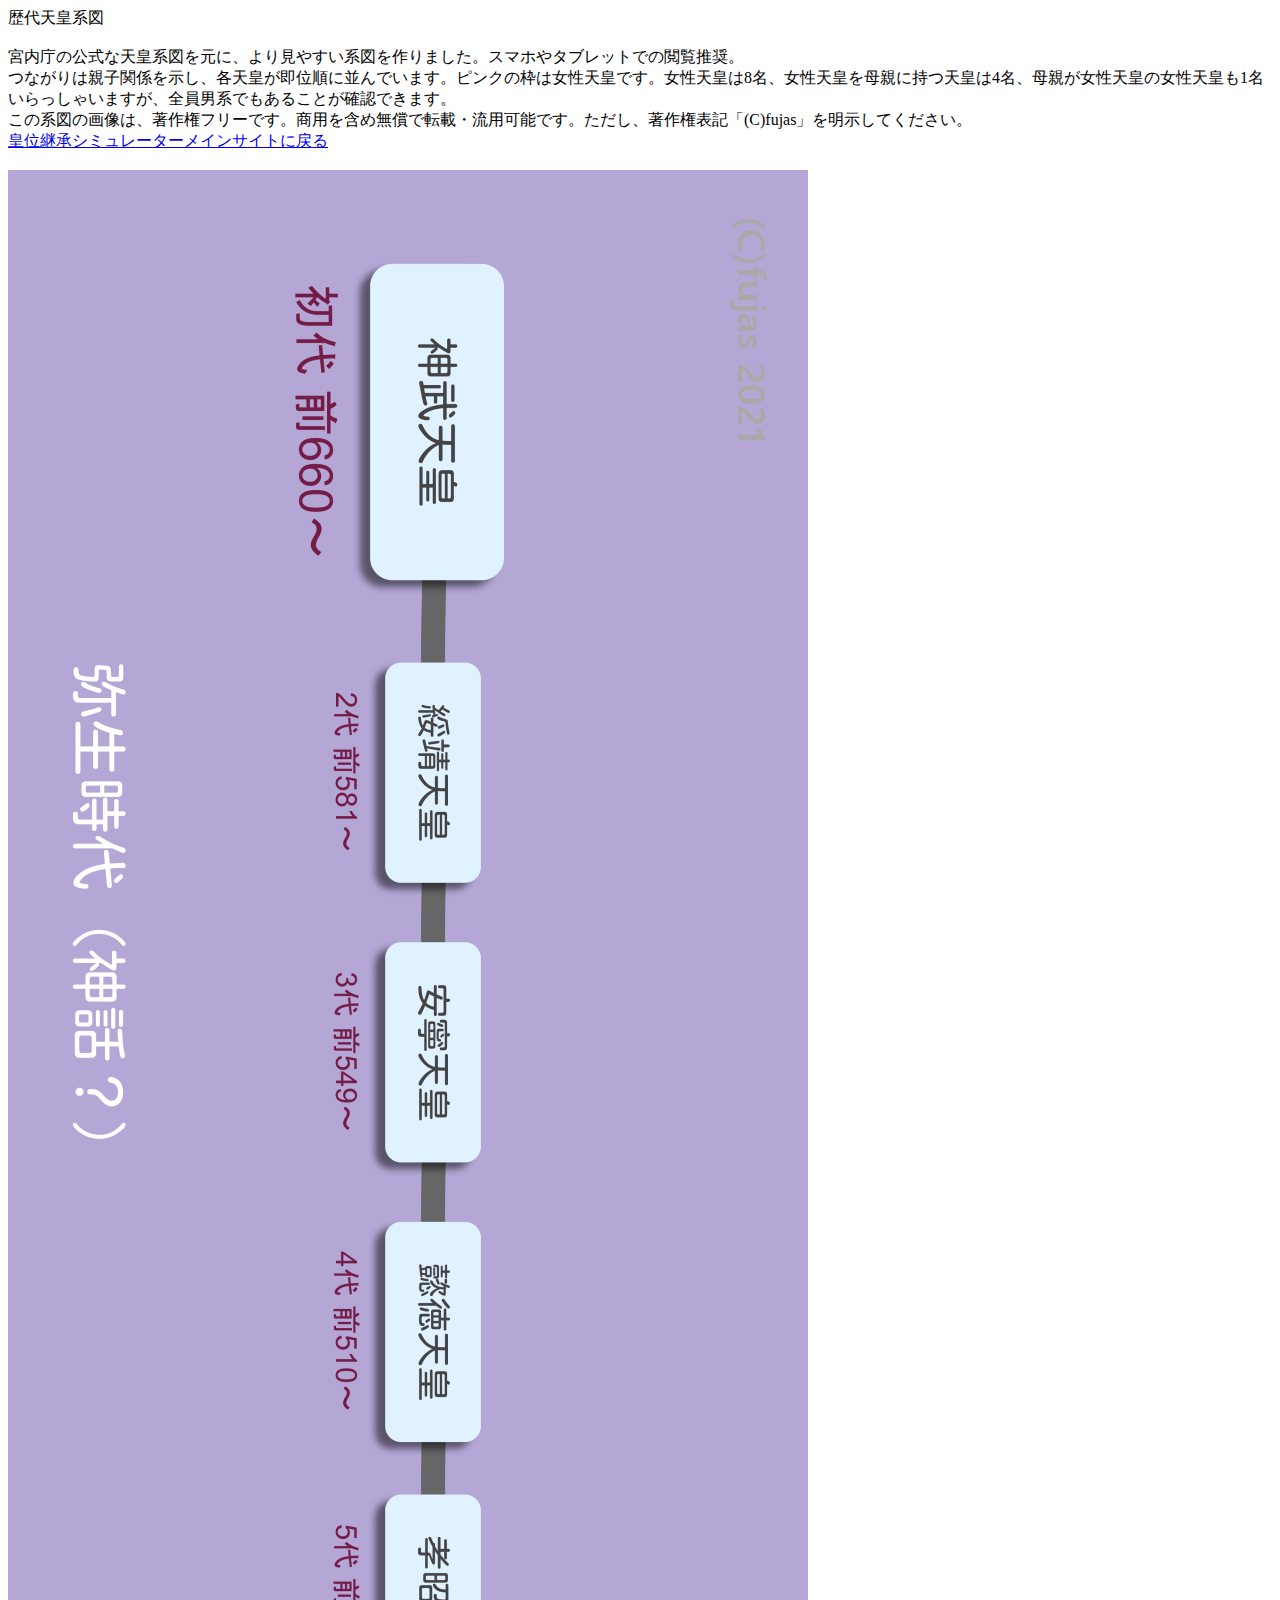
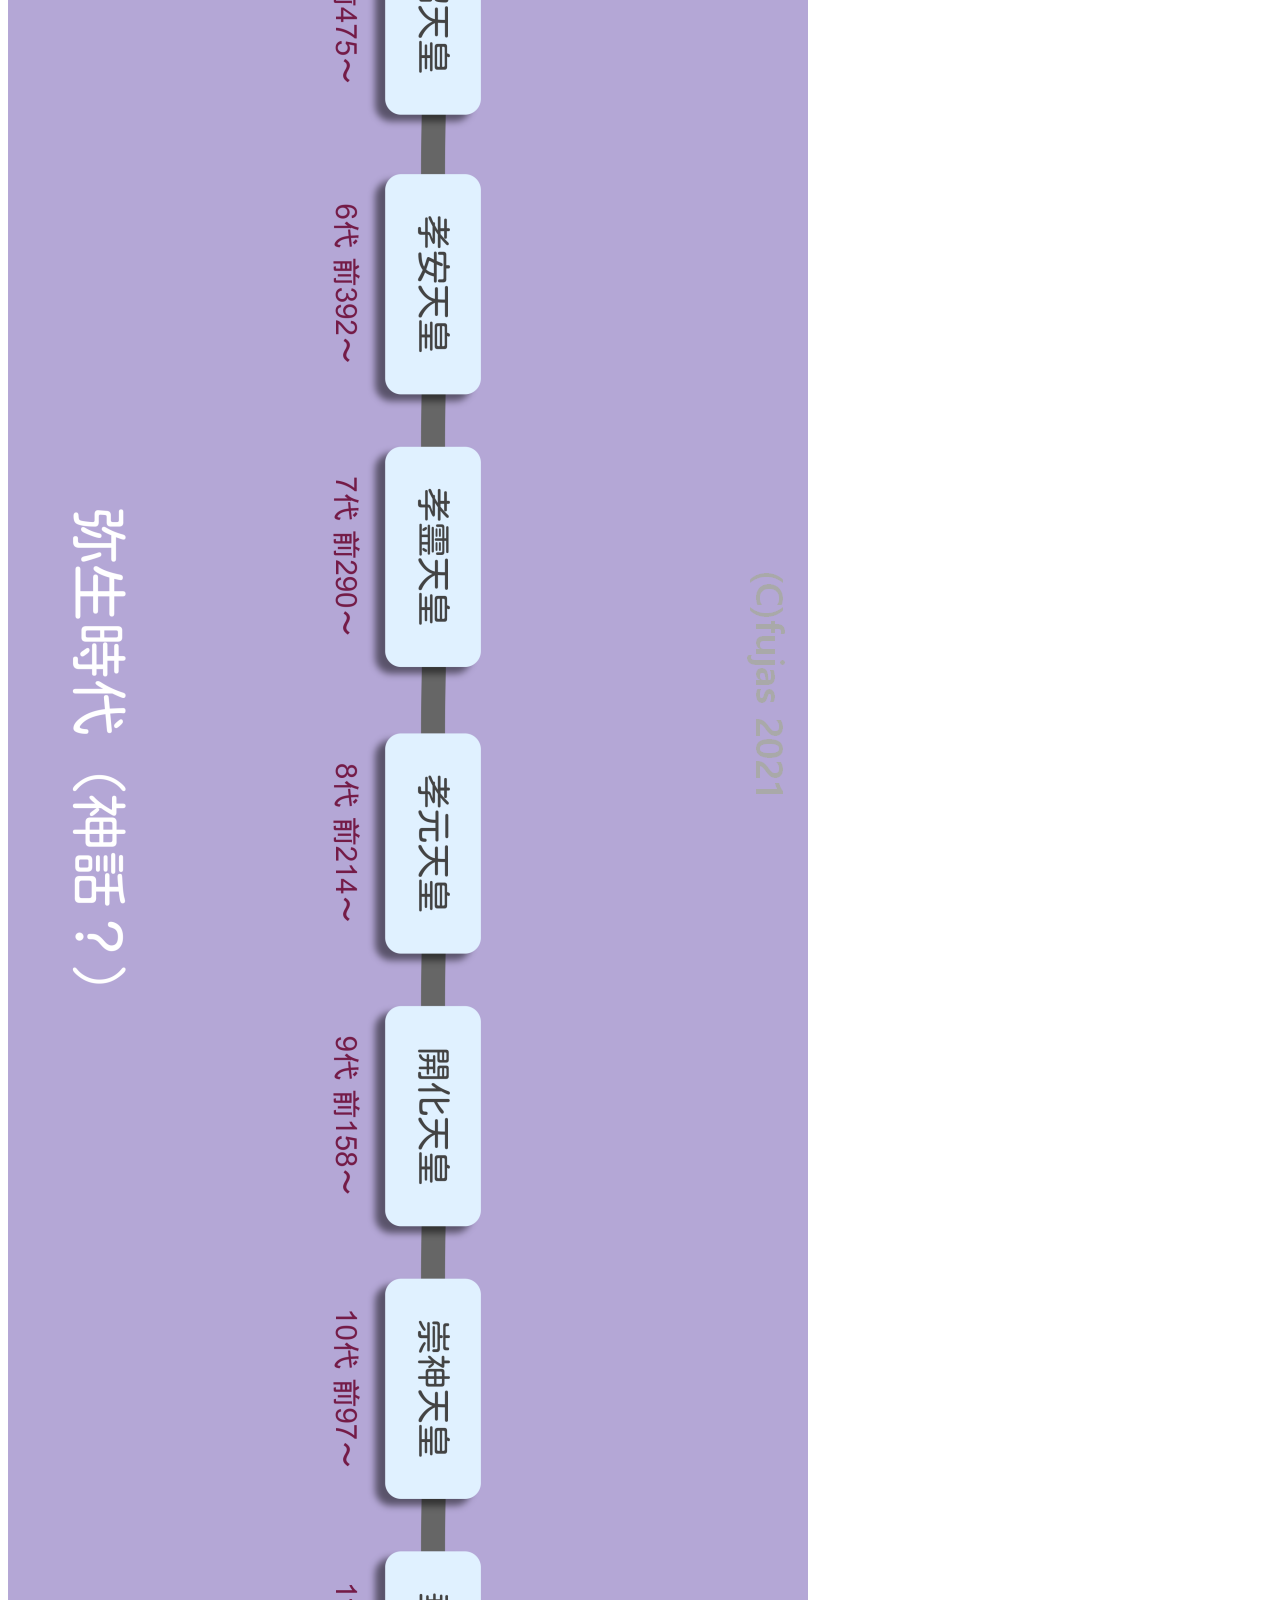
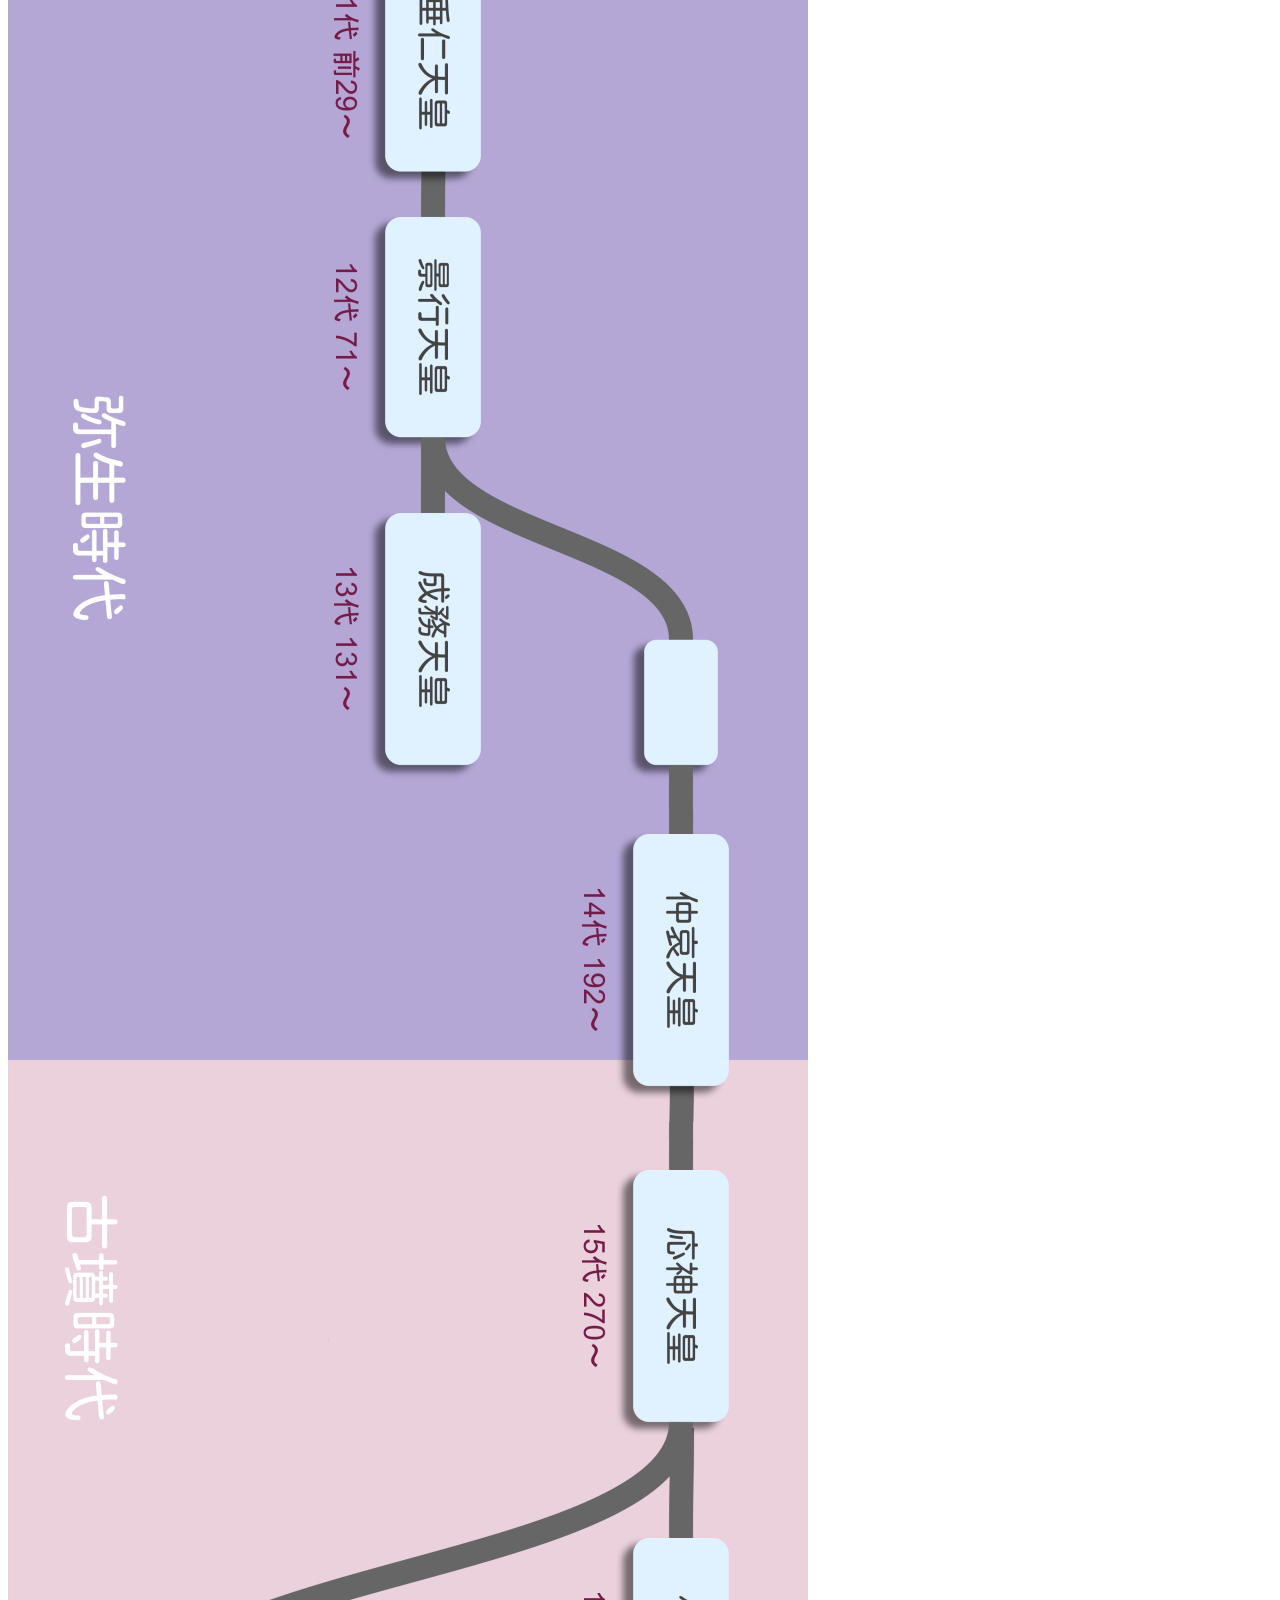
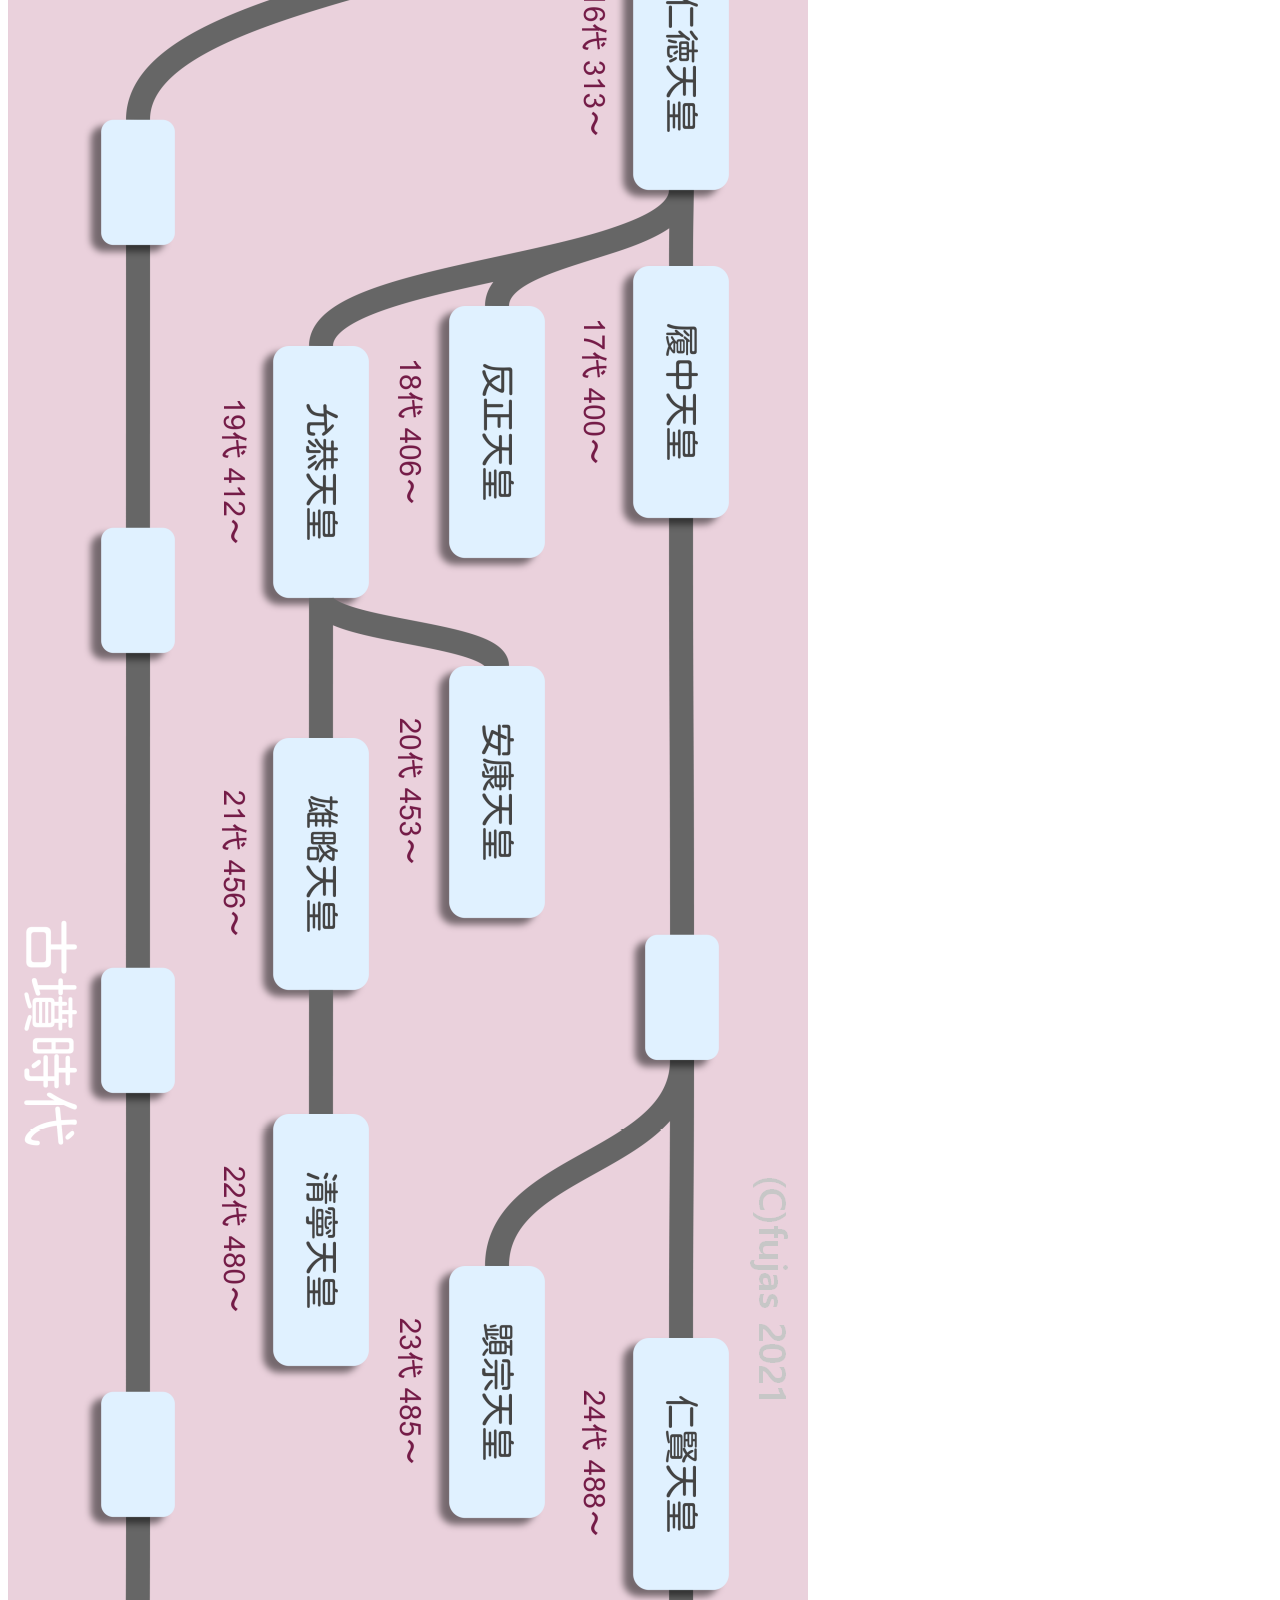
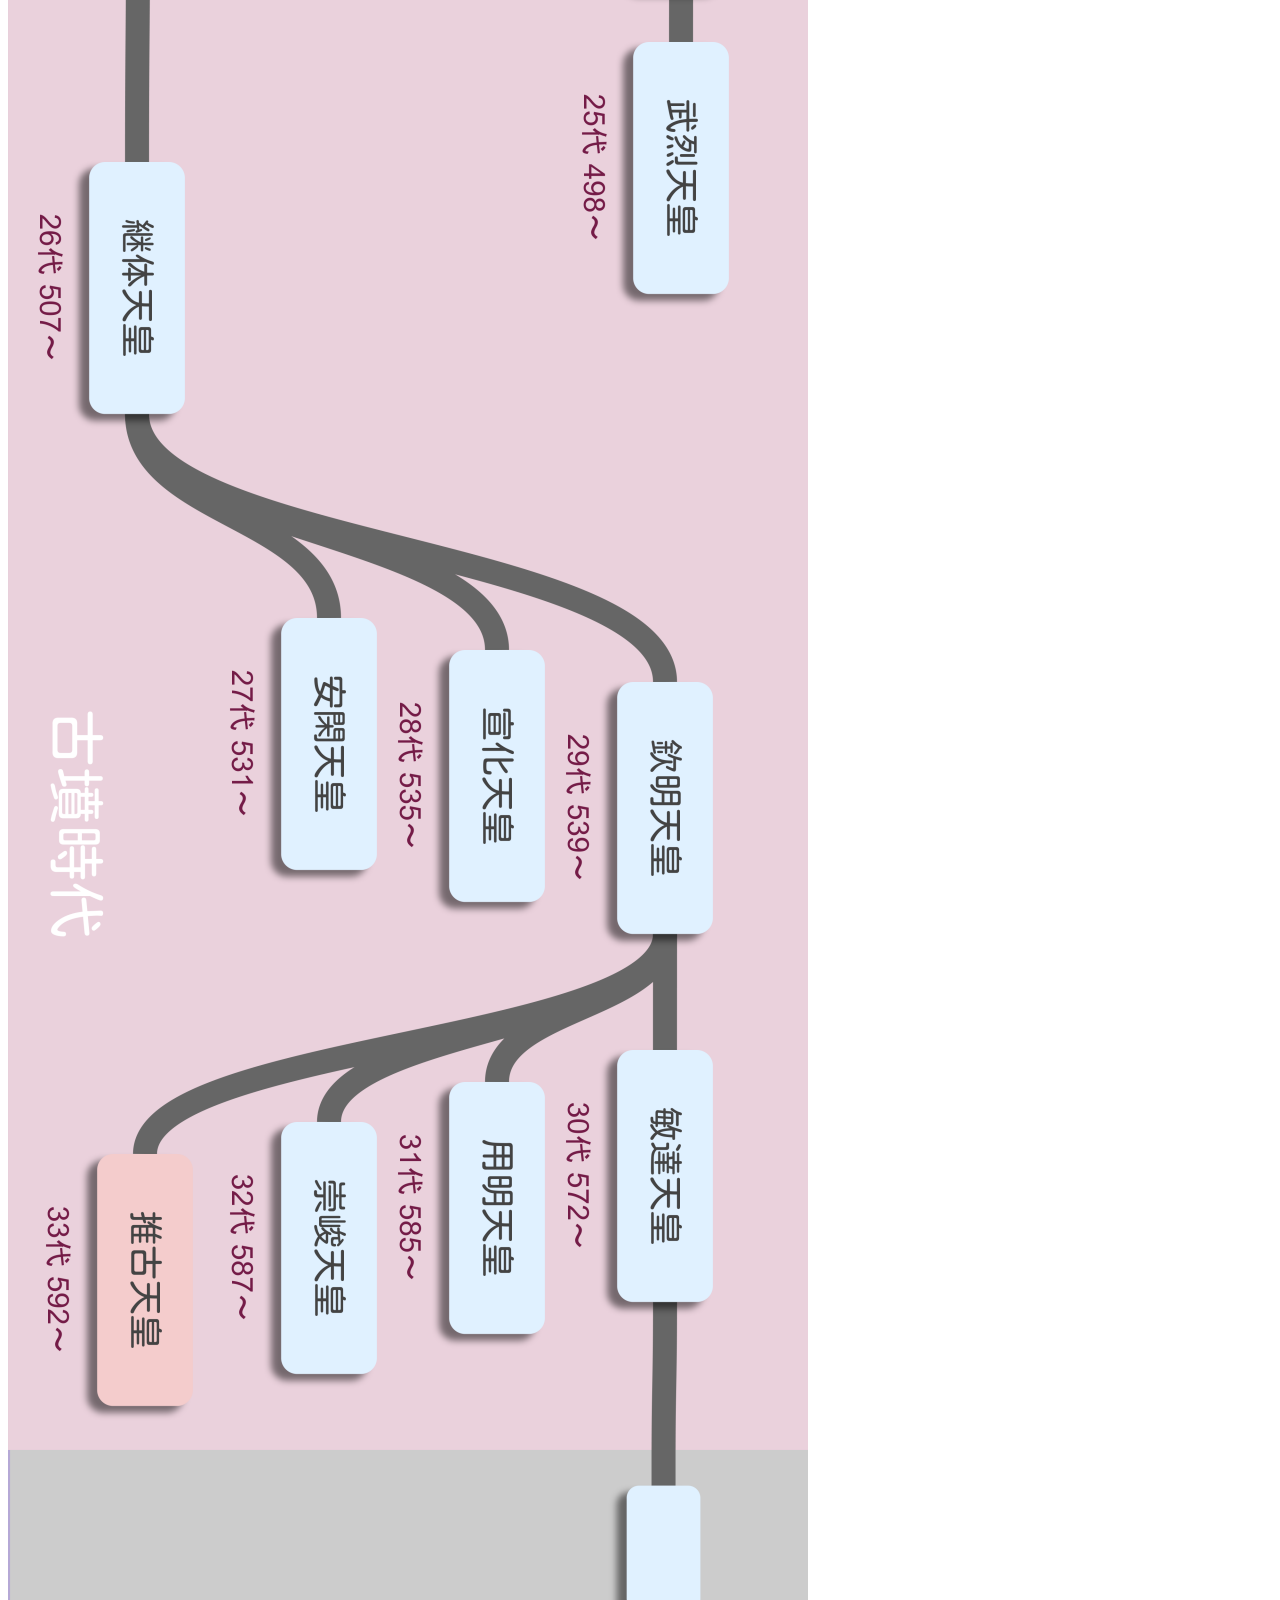
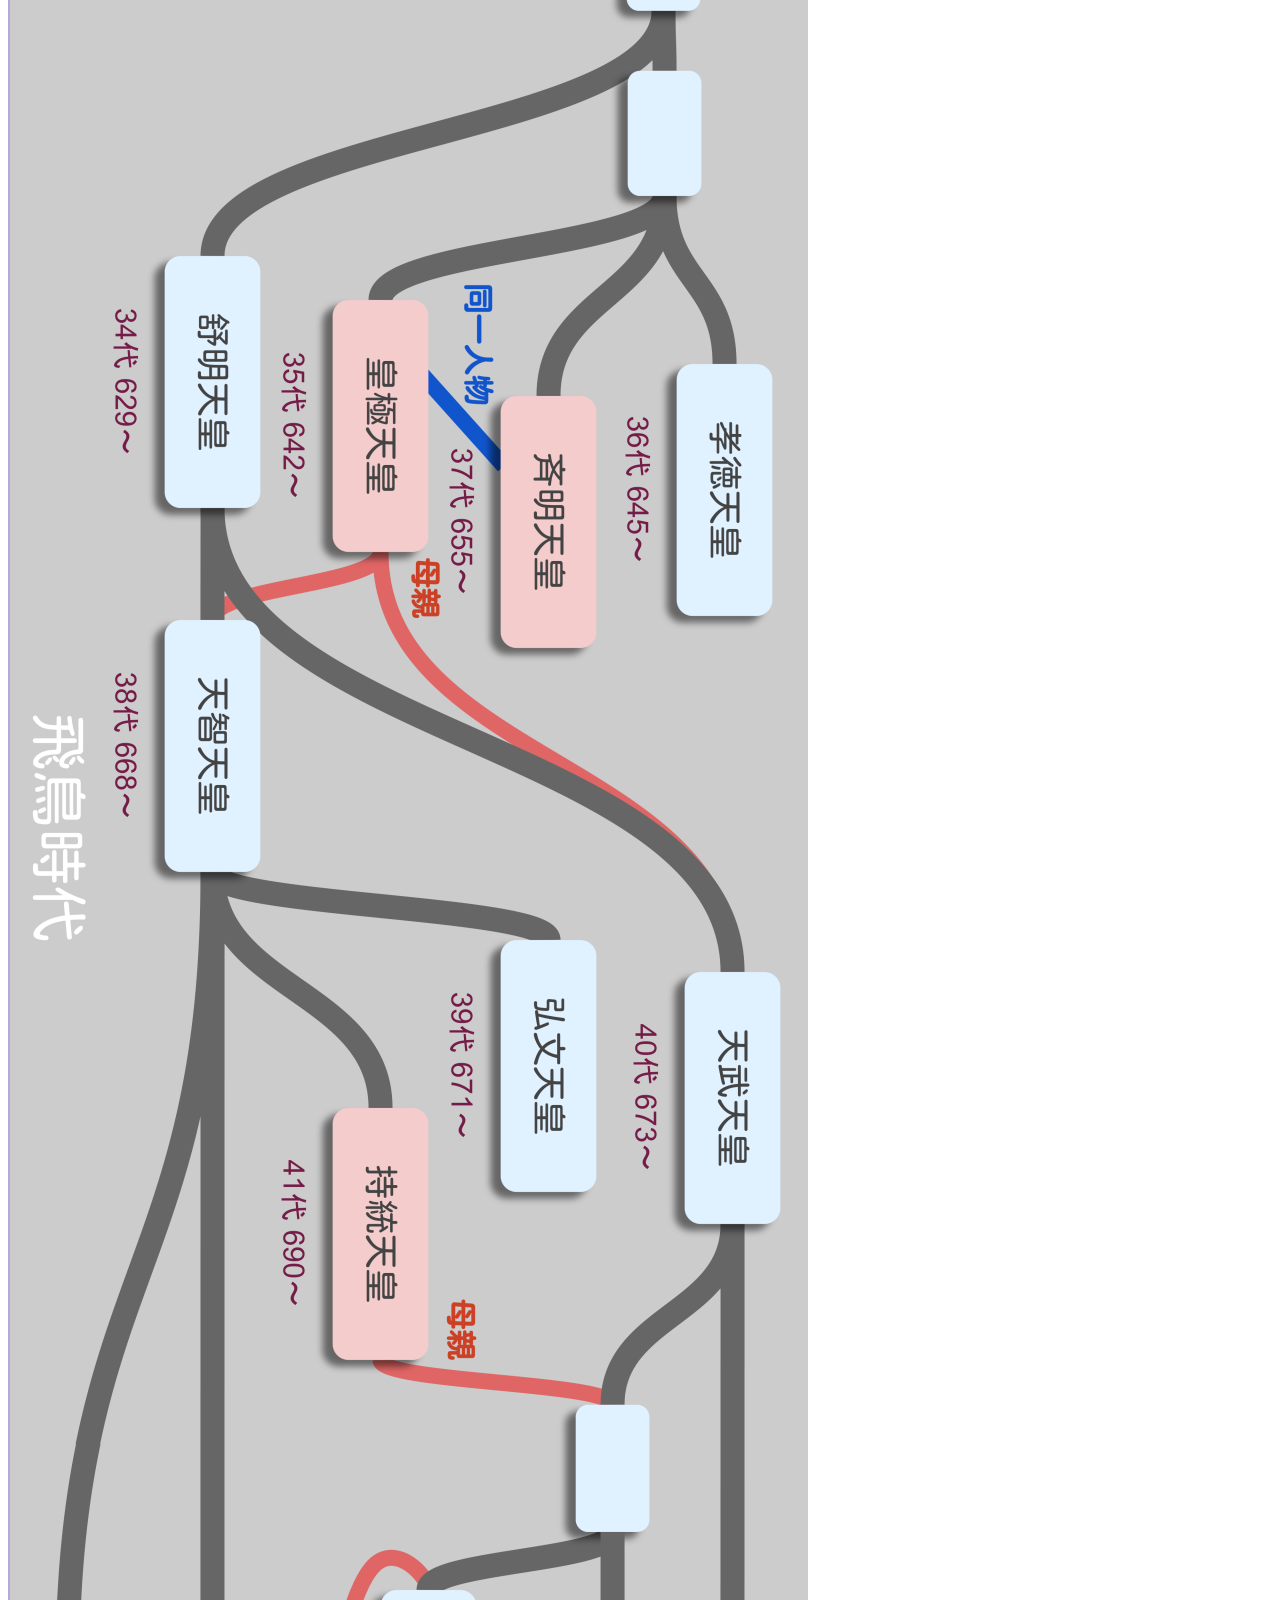
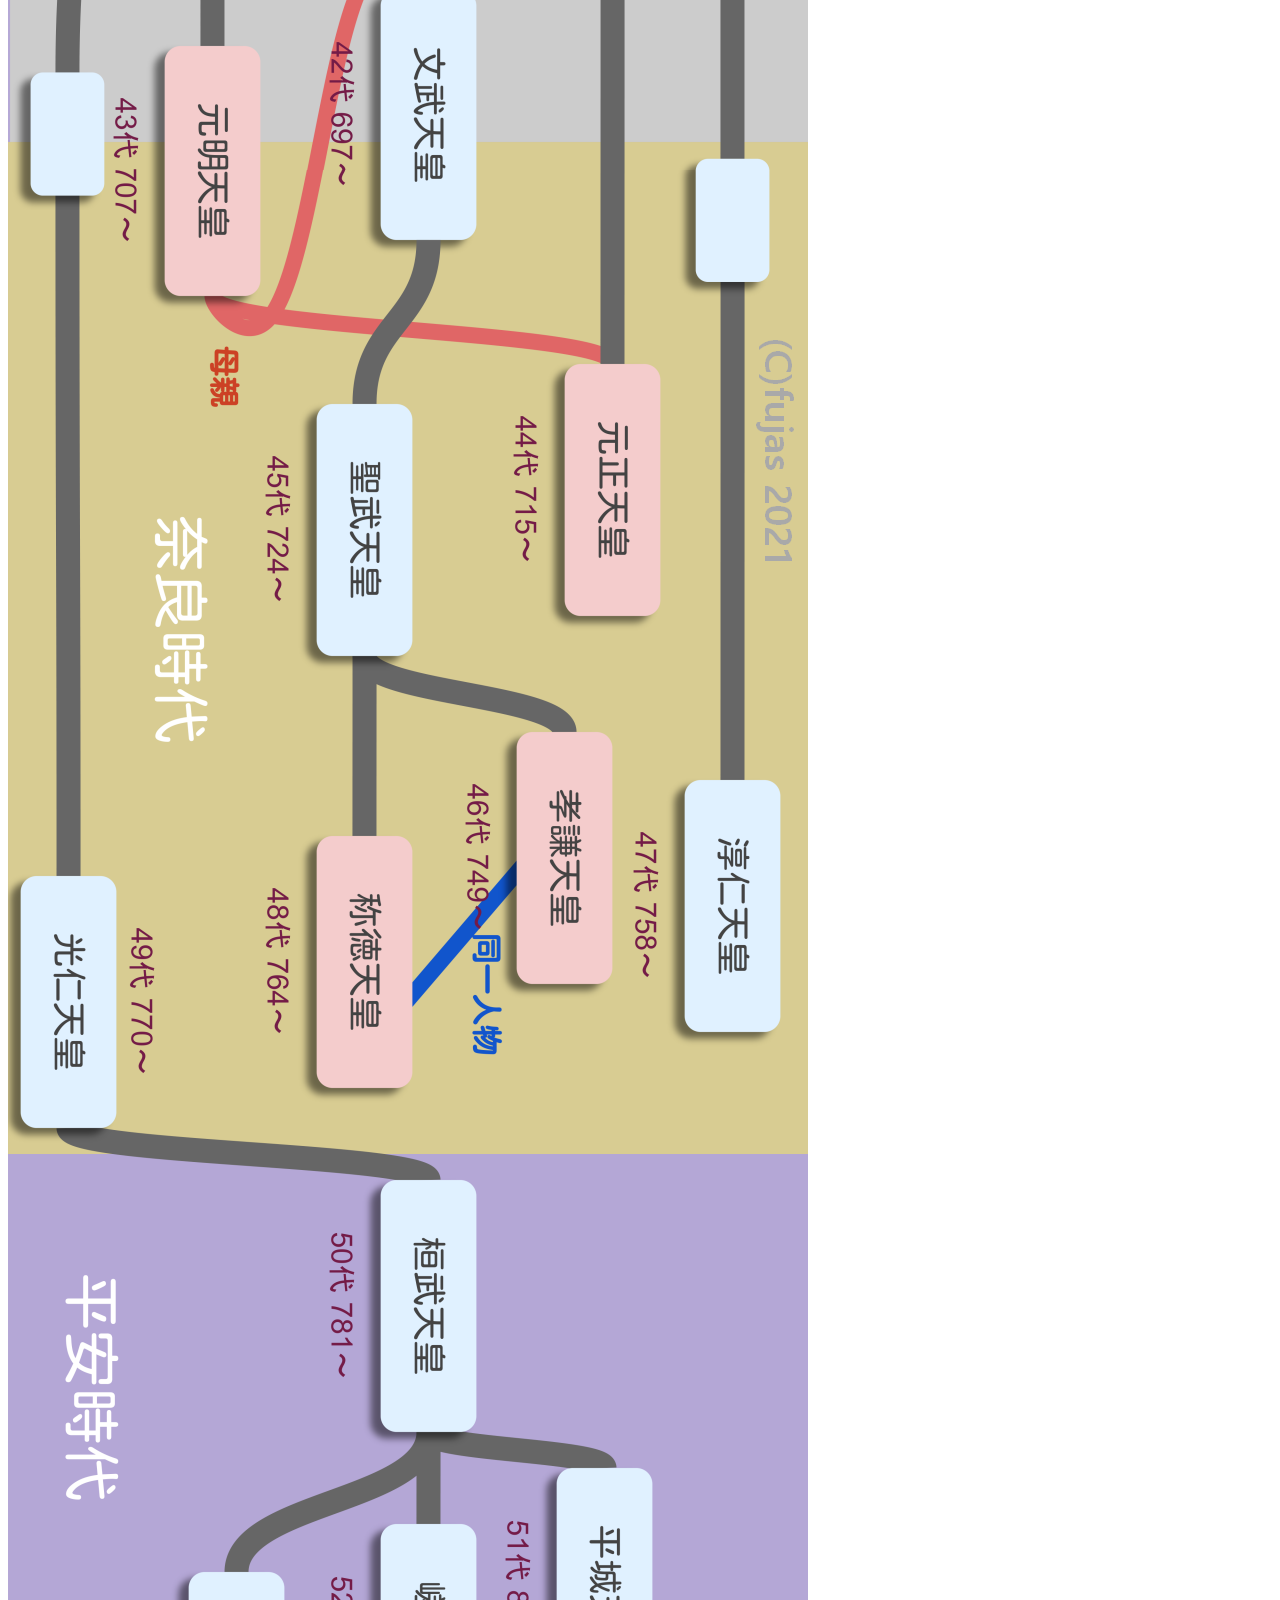
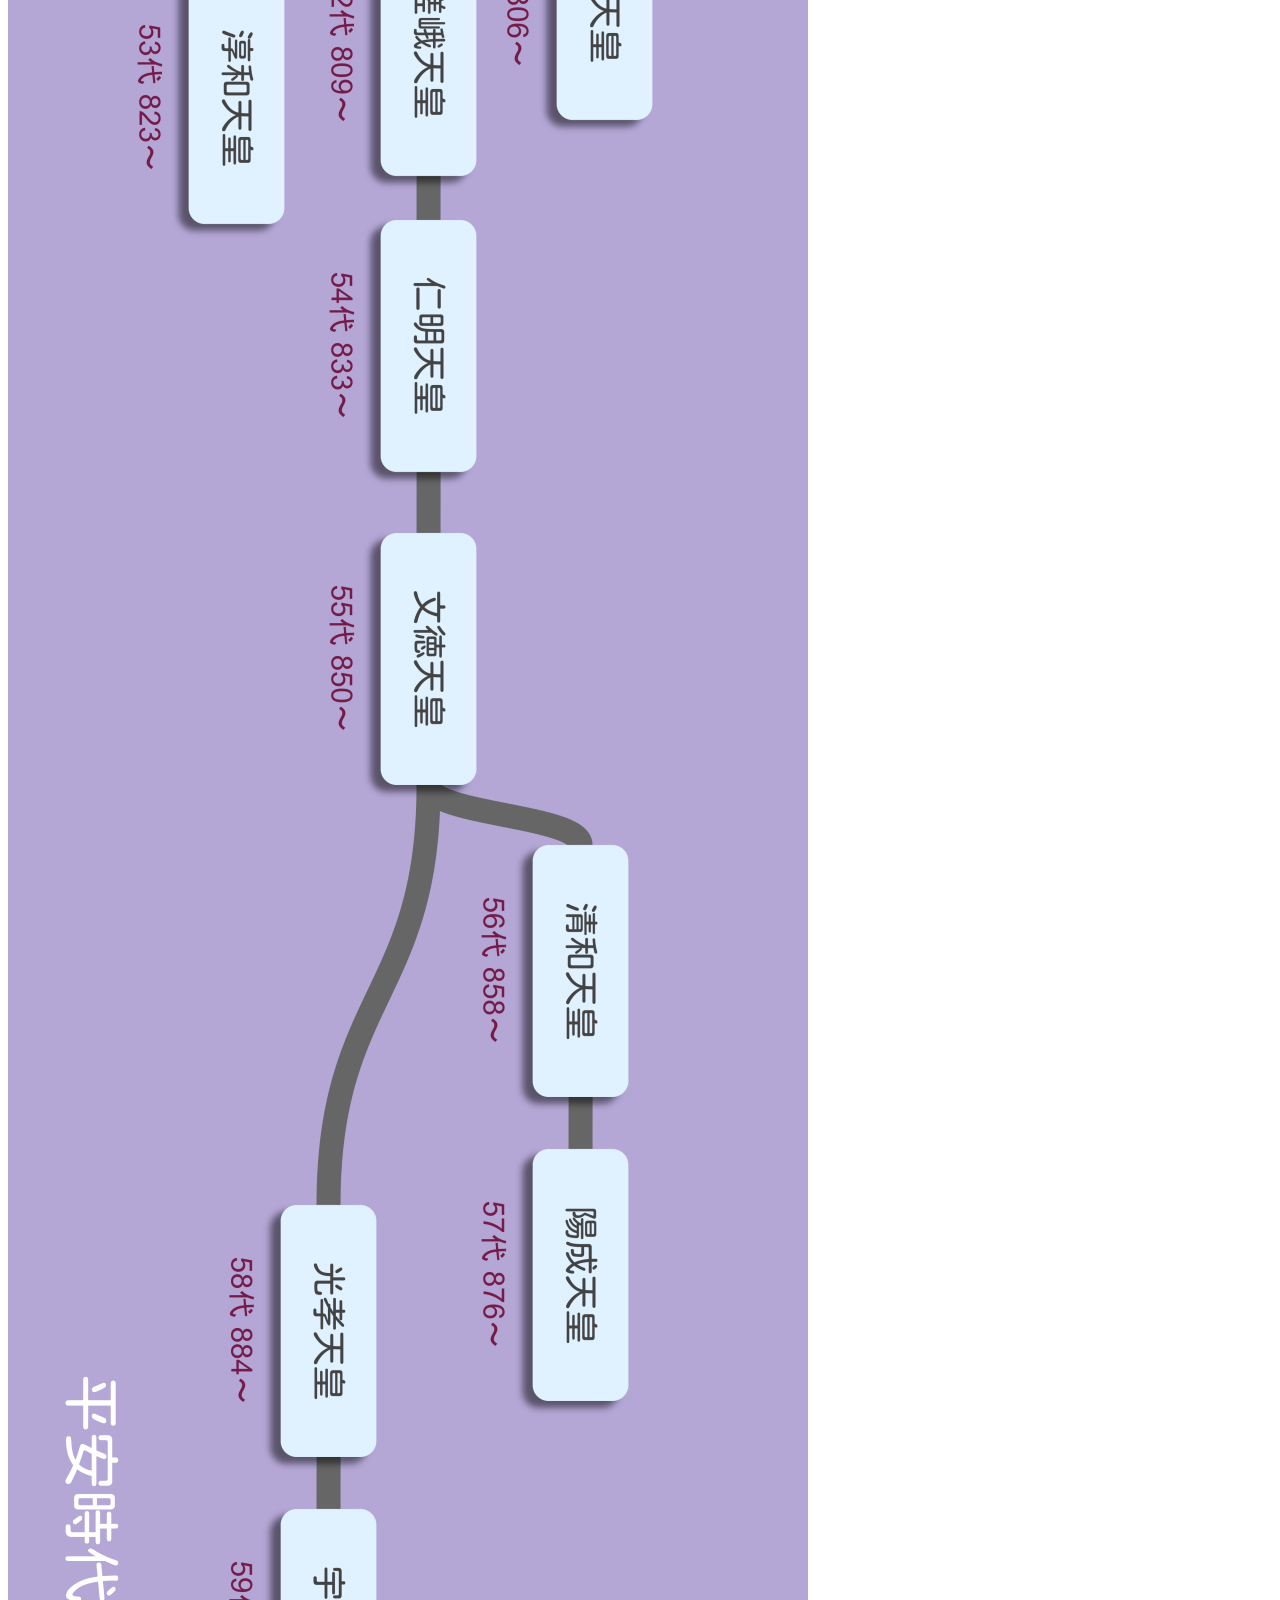
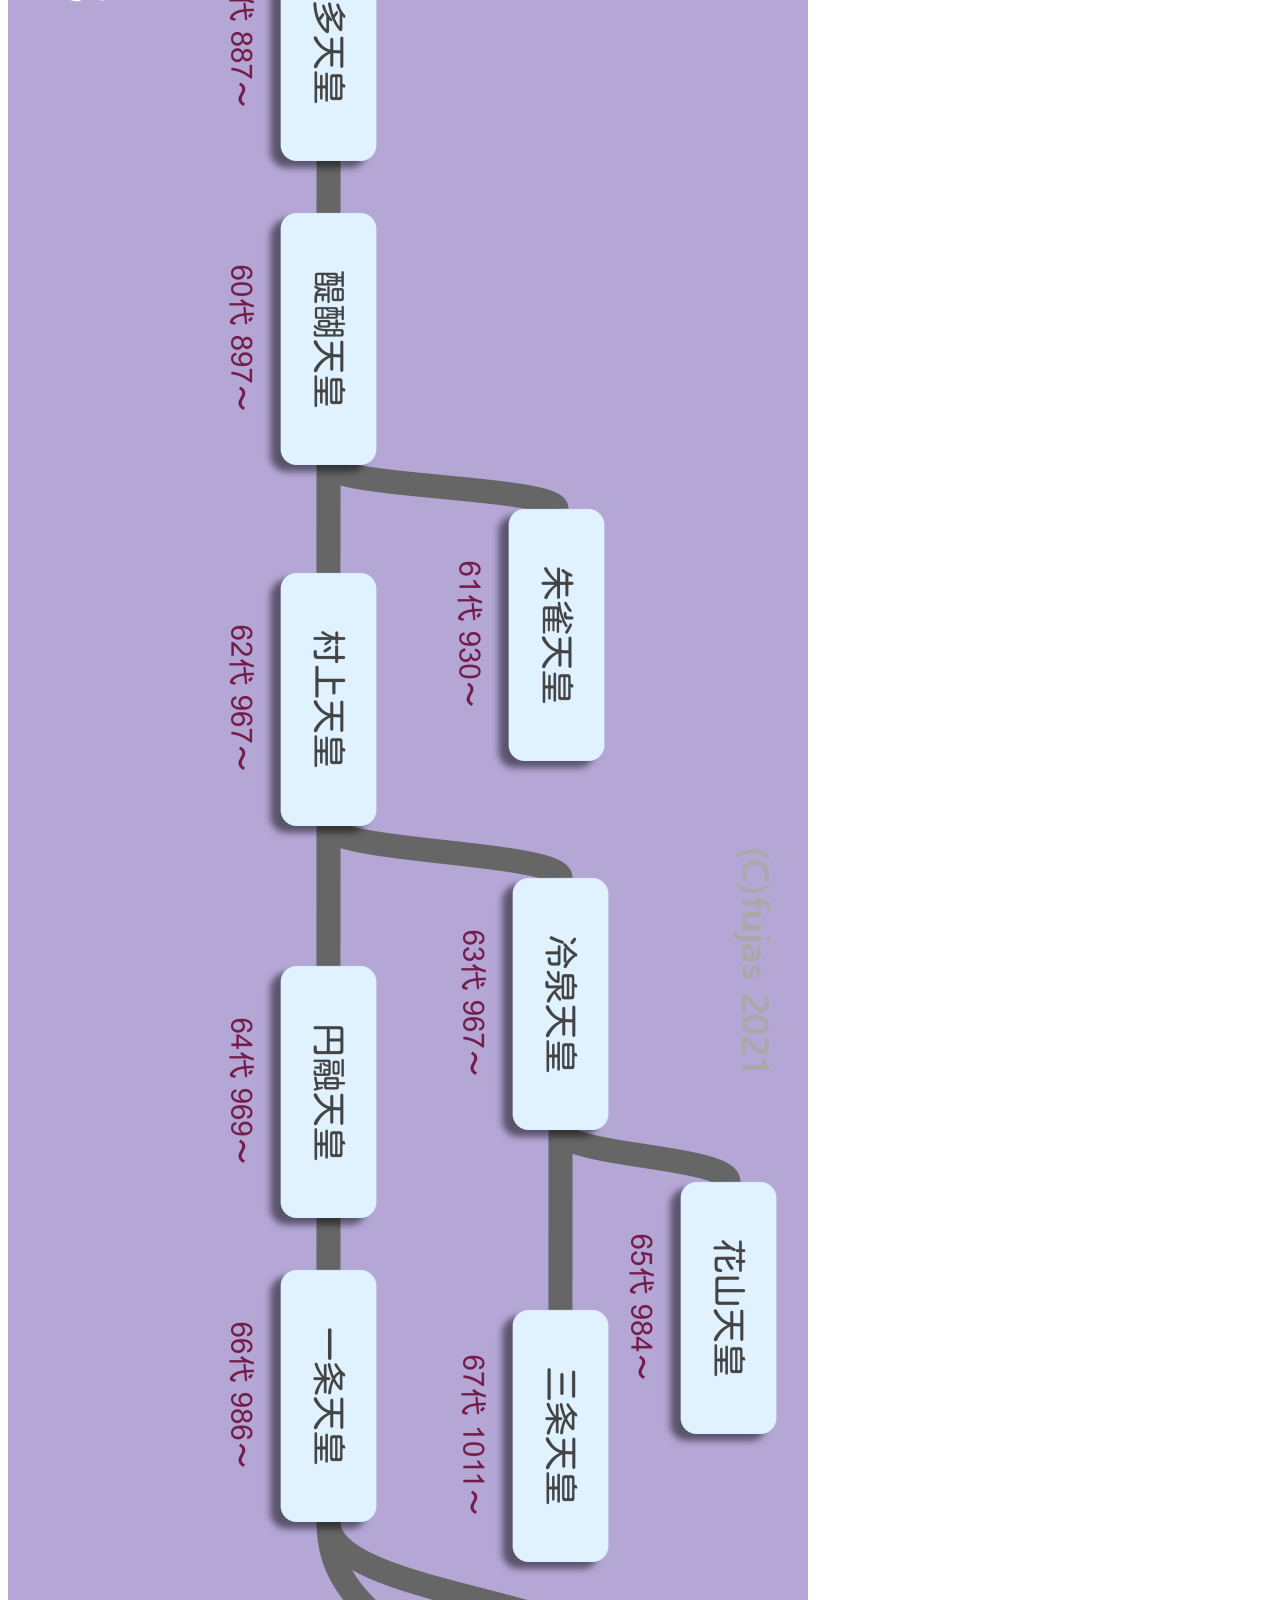
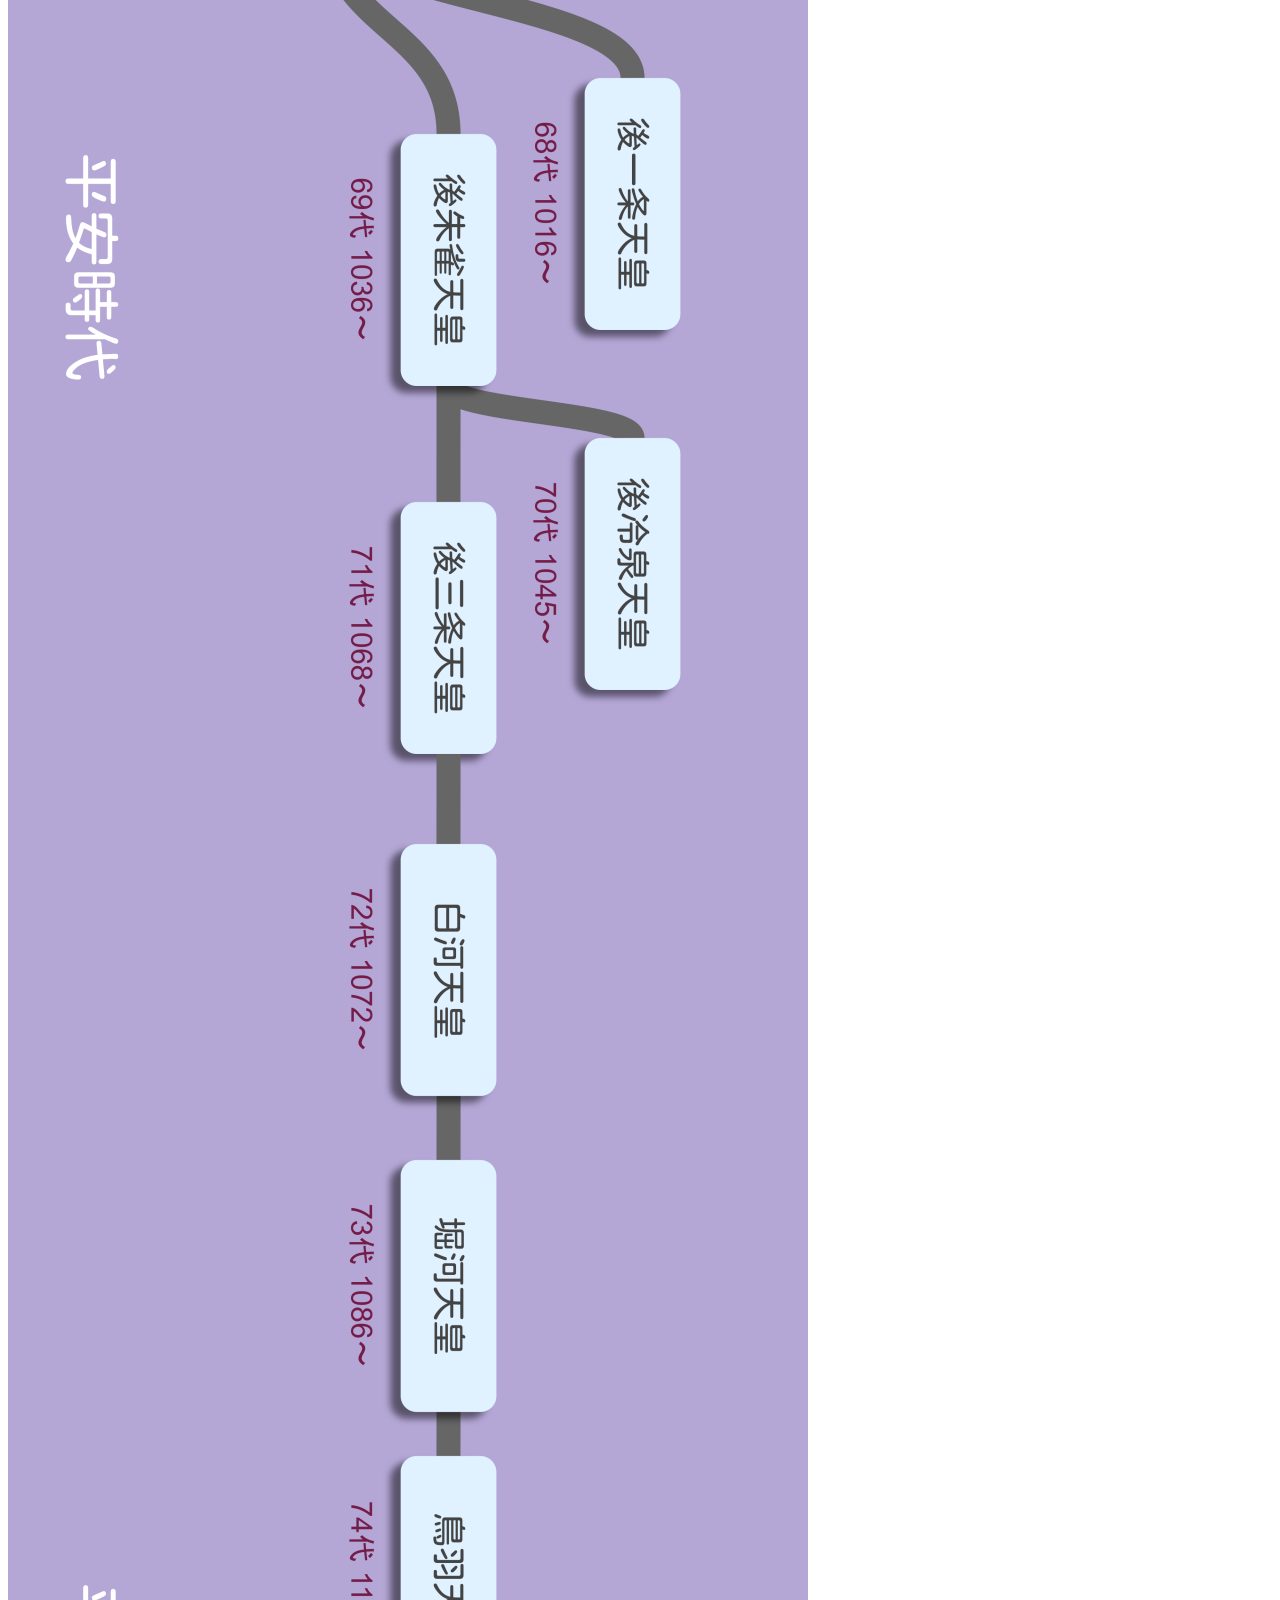
<file: history/history.html>
<!DOCTYPE html>
<html>
  <head>
    <title>歴代天皇系図</title>
    <meta name="viewport" content="width=device-width, initial-scale=1">
    <link rel="stylesheet" href="history.css">
  </head>

  <body>
    <div>歴代天皇系図<br><br></div>
    <div>宮内庁の公式な天皇系図を元に、より見やすい系図を作りました。スマホやタブレットでの閲覧推奨。</div>
    <div>つながりは親子関係を示し、各天皇が即位順に並んでいます。ピンクの枠は女性天皇です。女性天皇は8名、女性天皇を母親に持つ天皇は4名、母親が女性天皇の女性天皇も1名いらっしゃいますが、全員男系でもあることが確認できます。</div>
    <div>この系図の画像は、著作権フリーです。商用を含め無償で転載・流用可能です。ただし、著作権表記「(C)fujas」を明示してください。</div>
    <div>
      <a href="../index.html">皇位継承シミュレーターメインサイトに戻る</a>
      <br><br>
    </div>

    <div class="c_image">
      <img src="images/keizu8.png" style="vertical-align:middle;"><br>
      <img src="images/keizu7.png" style="vertical-align:middle;"><br>
      <img src="images/keizu6.png" style="vertical-align:middle;"><br>
      <img src="images/keizu5.png" style="vertical-align:middle;"><br>
      <img src="images/keizu4.png" style="vertical-align:middle;"><br>
      <img src="images/keizu3.png" style="vertical-align:middle;"><br>
      <img src="images/keizu2.png" style="vertical-align:middle;"><br>
      <img src="images/keizu1.png" style="vertical-align:middle;"><br>
    </div>

  </body>
</html>
</file>
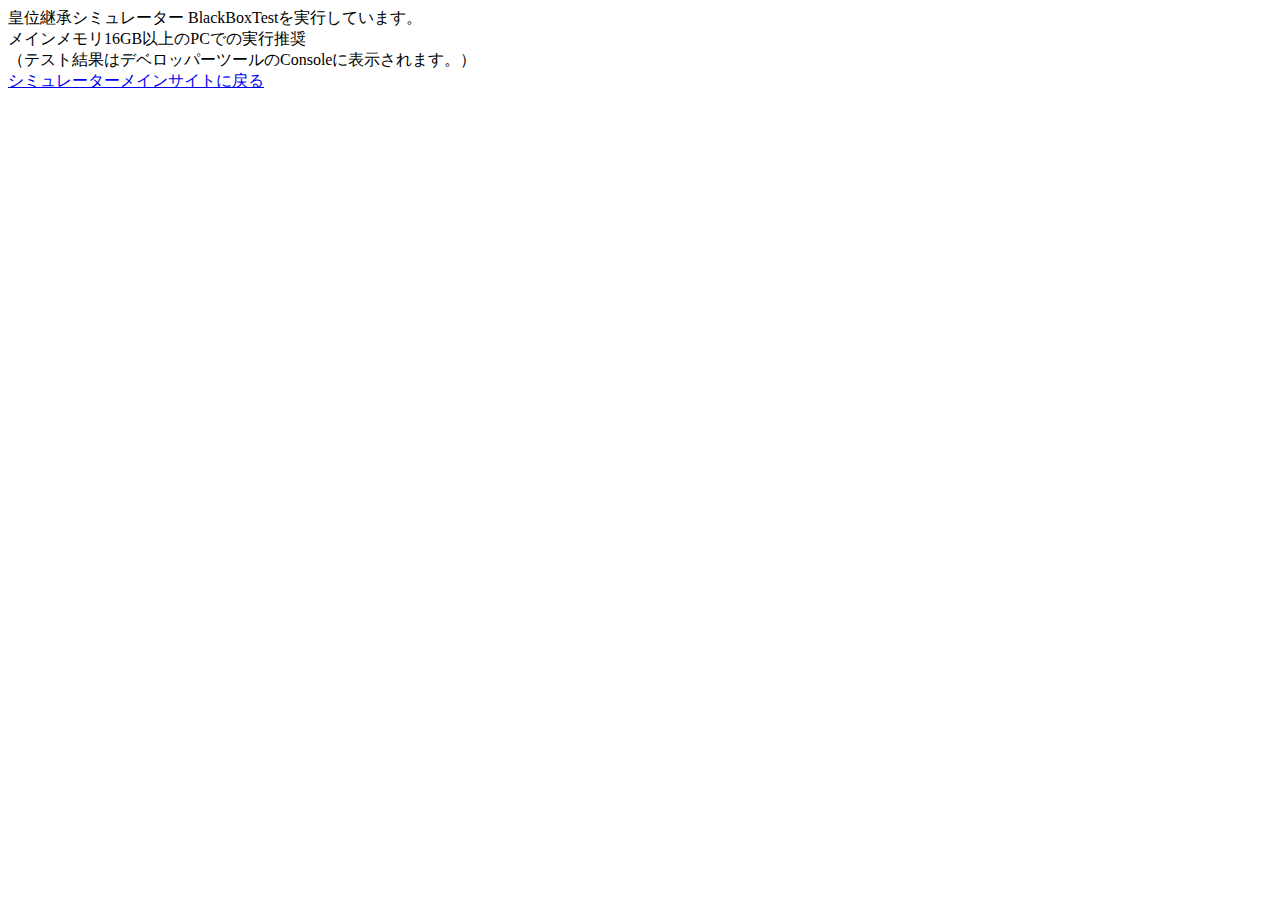
<file: test/test.html>
<!DOCTYPE html>
<html>
  <head>
    <title>皇位継承シミュレーター(Ver 2.0)テストプログラム</title>
  </head>

  <body>
    <div>皇位継承シミュレーター BlackBoxTestを実行しています。</div>
    <div>メインメモリ16GB以上のPCでの実行推奨</div>
    <div>（テスト結果はデベロッパーツールのConsoleに表示されます。）</div>
    <div>
      <a href="../index.html">シミュレーターメインサイトに戻る</a>
    </div>

    <script src="../lib/jquery-3.5.1.slim.min.js"></script>
    <script type="text/javascript" src="../app/keizu_tree.js"></script>
    <script type="text/javascript" src="keizu_test.js"></script>
  </body>
</html>
</file>
<file: app/keizu_main.css>
@charset "UTF-8";

body{
    background-color:rgb(250, 250, 250);
}

/* グラフ領域のサイズ */
#c3_pie{
  height: 200px;
}
#c3_hist{
  height: 200px;
  margin: 0px 20px 0px 10px;
}
#mynetwork {
    height: 700px;
    width: 100%;
    border: 1px solid lightgray;
}

/* 全体のレイアウト（横長画面） */
.c_contents{
    display:flex;
    justify-content: space-between;
}
.c_kakuritsu{
    width: 50%;
}
.c_kakuritsuInside{
    margin: 0px 24px 0px 20px;
}
.c_keizu{
    width: 50%;
}

/* 全体のレイアウト（縦長画面）*/
@media (max-width: 700px){
    .c_contents{
        flex-direction: column;
    }
    .c_kakuritsu{
        width: 100%;
    }
    .c_kakuritsuInside{
        margin: 0px 14px 0px 14px;
    }
    .c_keizu{
        width: 100%;
    }
    .c_keizuInside{
        margin: 0px 14px 0px 14px;
    }
    .c_networkOutside {
        padding: 0px 30px 0px 0px;
    }    
    .c_imgsize{
        width: 80%;
    }
}

/* ヘッダー、フッター */
.c_header{
    padding: 0px 14px 0px 14px;
}
.c_footer{
    padding: 22px 14px 4px 14px;
}

/* 入力エリアのスタイル */
.c_label{
    text-align: right;
    color:rgb(54, 54, 54);
}
.c_input{
    text-align: left;
    padding: 0px 0px 4px 6px;
}
.c_iform{
    font-size:140%;
    width: 100px;
    height: 24px;
}

/* 説明文のスタイル */
.c_noteTitle{
    padding: 10px 0px 0px 0px;
}
.c_note{
    font-size:90%;
    color:rgb(90, 90, 90);
}
details{
    margin: 10px 0px 0px 0px;
}
summary{
    color:rgb(90, 90, 90);
}
/* 一塊のスタイル */
.c_title{
    text-align: center;
}
/*.c_part{
    padding: 0px 0px 0px 0px;
}*/
/* 確率の表示 */
.c_result{
    text-align: center;
    padding: 8px 0px 0px 0px;
}
/* c3.jsグラフのフォント */
.c3-axis-y text 
{ 
    font-size: 15px;
} 
.c_caption{
    text-align: center;
    color:rgb(100, 100, 100);
}
.c_image{
    text-align: center;
}

/* 動画貼り付けのスタイル */
.c_movieTitle{
    padding: 10px 0px 6px 0px;
    font-size:90%;
    color:rgb(90, 90, 90);
    text-align: center;
}
.c_movie{
    text-align: center;
}
</file>
<file: ver10/app/keizu_main.css>
@charset "UTF-8";

body{
    background-color:rgb(250, 250, 250);
}

/* グラフ領域のサイズ */
#c3_pie{
  height: 200px;
}
#c3_hist{
  height: 200px;
  margin: 0px 20px 0px 10px;
}
#mynetwork {
    height: 700px;
    width: 100%;
    border: 1px solid lightgray;
}

/* 全体のレイアウト（横長画面） */
.c_contents{
    display:flex;
    justify-content: space-between;
}
.c_kakuritsu{
    width: 50%;
}
.c_kakuritsuInside{
    margin: 0px 24px 0px 20px;
}
.c_keizu{
    width: 50%;
}

/* 全体のレイアウト（縦長画面）*/
@media (max-width: 700px){
    .c_contents{
        flex-direction: column;
    }
    .c_kakuritsu{
        width: 100%;
    }
    .c_kakuritsuInside{
        margin: 0px 14px 0px 14px;
    }
    .c_keizu{
        width: 100%;
    }
    .c_keizuInside{
        margin: 0px 14px 0px 14px;
    }
    .c_networkOutside {
        padding: 0px 30px 0px 0px;
    }    
    .c_imgsize{
        width: 80%;
    }
}

/* ヘッダー、フッター */
.c_header{
    padding: 0px 14px 0px 14px;
}
.c_footer{
    padding: 22px 14px 4px 14px;
}

/* 入力エリアのスタイル */
.c_label{
    text-align: right;
    color:rgb(54, 54, 54);
}
.c_input{
    text-align: left;
    padding: 0px 0px 4px 6px;
}
.c_iform{
    font-size:140%;
    width: 100px;
    height: 24px;
}

/* 説明文のスタイル */
.c_noteTitle{
    padding: 10px 0px 0px 0px;
}
.c_note{
    font-size:90%;
    color:rgb(90, 90, 90);
}
details{
    margin: 10px 0px 0px 0px;
}
summary{
    color:rgb(90, 90, 90);
}
/* 一塊のスタイル */
.c_title{
    text-align: center;
}
/*.c_part{
    padding: 0px 0px 0px 0px;
}*/
/* 確率の表示 */
.c_result{
    text-align: center;
    padding: 8px 0px 0px 0px;
}
/* c3.jsグラフのフォント */
.c3-axis-y text 
{ 
    font-size: 15px;
} 
.c_caption{
    text-align: center;
    color:rgb(100, 100, 100);
}
.c_kousatsu{
    color:rgb(0, 0, 0);
    font-size:125%;
}
.c_image{
    text-align: center;
}
</file>
<file: history/history.css>
@charset "UTF-8";

/* 全体のレイアウト（縦長画面）*/
@media (max-width: 800px){
    .c_image img { width: 100%; }
}
</file>
<file: lib/c3.min.css>
.c3 svg{font:10px sans-serif;-webkit-tap-highlight-color:transparent}.c3 line,.c3 path{fill:none;stroke:#000}.c3 text{-webkit-user-select:none;-moz-user-select:none;user-select:none}.c3-bars path,.c3-event-rect,.c3-legend-item-tile,.c3-xgrid-focus,.c3-ygrid{shape-rendering:crispEdges}.c3-chart-arc path{stroke:#fff}.c3-chart-arc rect{stroke:#fff;stroke-width:1}.c3-chart-arc text{fill:#fff;font-size:13px}.c3-grid line{stroke:#aaa}.c3-grid text{fill:#aaa}.c3-xgrid,.c3-ygrid{stroke-dasharray:3 3}.c3-text.c3-empty{fill:grey;font-size:2em}.c3-line{stroke-width:1px}.c3-circle{fill:currentColor}.c3-circle._expanded_{stroke-width:1px;stroke:#fff}.c3-selected-circle{fill:#fff;stroke-width:2px}.c3-bar{stroke-width:0}.c3-bar._expanded_{fill-opacity:1;fill-opacity:.75}.c3-target.c3-focused{opacity:1}.c3-target.c3-focused path.c3-line,.c3-target.c3-focused path.c3-step{stroke-width:2px}.c3-target.c3-defocused{opacity:.3!important}.c3-region{fill:#4682b4;fill-opacity:.1}.c3-region text{fill-opacity:1}.c3-brush .extent{fill-opacity:.1}.c3-legend-item{font-size:12px}.c3-legend-item-hidden{opacity:.15}.c3-legend-background{opacity:.75;fill:#fff;stroke:#d3d3d3;stroke-width:1}.c3-title{font:14px sans-serif}.c3-tooltip-container{z-index:10}.c3-tooltip{border-collapse:collapse;border-spacing:0;background-color:#fff;empty-cells:show;-webkit-box-shadow:7px 7px 12px -9px #777;-moz-box-shadow:7px 7px 12px -9px #777;box-shadow:7px 7px 12px -9px #777;opacity:.9}.c3-tooltip tr{border:1px solid #ccc}.c3-tooltip th{background-color:#aaa;font-size:14px;padding:2px 5px;text-align:left;color:#fff}.c3-tooltip td{font-size:13px;padding:3px 6px;background-color:#fff;border-left:1px dotted #999}.c3-tooltip td>span{display:inline-block;width:10px;height:10px;margin-right:6px}.c3-tooltip .value{text-align:right}.c3-area{stroke-width:0;opacity:.2}.c3-chart-arcs-title{dominant-baseline:middle;font-size:1.3em}.c3-chart-arcs .c3-chart-arcs-background{fill:#e0e0e0;stroke:#fff}.c3-chart-arcs .c3-chart-arcs-gauge-unit{fill:#000;font-size:16px}.c3-chart-arcs .c3-chart-arcs-gauge-max{fill:#777}.c3-chart-arcs .c3-chart-arcs-gauge-min{fill:#777}.c3-chart-arc .c3-gauge-value{fill:#000}.c3-chart-arc.c3-target g path{opacity:1}.c3-chart-arc.c3-target.c3-focused g path{opacity:1}.c3-drag-zoom.enabled{pointer-events:all!important;visibility:visible}.c3-drag-zoom.disabled{pointer-events:none!important;visibility:hidden}.c3-drag-zoom .extent{fill-opacity:.1}
</file>
<file: ver10/lib/c3.min.css>
.c3 svg{font:10px sans-serif;-webkit-tap-highlight-color:transparent}.c3 line,.c3 path{fill:none;stroke:#000}.c3 text{-webkit-user-select:none;-moz-user-select:none;user-select:none}.c3-bars path,.c3-event-rect,.c3-legend-item-tile,.c3-xgrid-focus,.c3-ygrid{shape-rendering:crispEdges}.c3-chart-arc path{stroke:#fff}.c3-chart-arc rect{stroke:#fff;stroke-width:1}.c3-chart-arc text{fill:#fff;font-size:13px}.c3-grid line{stroke:#aaa}.c3-grid text{fill:#aaa}.c3-xgrid,.c3-ygrid{stroke-dasharray:3 3}.c3-text.c3-empty{fill:grey;font-size:2em}.c3-line{stroke-width:1px}.c3-circle{fill:currentColor}.c3-circle._expanded_{stroke-width:1px;stroke:#fff}.c3-selected-circle{fill:#fff;stroke-width:2px}.c3-bar{stroke-width:0}.c3-bar._expanded_{fill-opacity:1;fill-opacity:.75}.c3-target.c3-focused{opacity:1}.c3-target.c3-focused path.c3-line,.c3-target.c3-focused path.c3-step{stroke-width:2px}.c3-target.c3-defocused{opacity:.3!important}.c3-region{fill:#4682b4;fill-opacity:.1}.c3-region text{fill-opacity:1}.c3-brush .extent{fill-opacity:.1}.c3-legend-item{font-size:12px}.c3-legend-item-hidden{opacity:.15}.c3-legend-background{opacity:.75;fill:#fff;stroke:#d3d3d3;stroke-width:1}.c3-title{font:14px sans-serif}.c3-tooltip-container{z-index:10}.c3-tooltip{border-collapse:collapse;border-spacing:0;background-color:#fff;empty-cells:show;-webkit-box-shadow:7px 7px 12px -9px #777;-moz-box-shadow:7px 7px 12px -9px #777;box-shadow:7px 7px 12px -9px #777;opacity:.9}.c3-tooltip tr{border:1px solid #ccc}.c3-tooltip th{background-color:#aaa;font-size:14px;padding:2px 5px;text-align:left;color:#fff}.c3-tooltip td{font-size:13px;padding:3px 6px;background-color:#fff;border-left:1px dotted #999}.c3-tooltip td>span{display:inline-block;width:10px;height:10px;margin-right:6px}.c3-tooltip .value{text-align:right}.c3-area{stroke-width:0;opacity:.2}.c3-chart-arcs-title{dominant-baseline:middle;font-size:1.3em}.c3-chart-arcs .c3-chart-arcs-background{fill:#e0e0e0;stroke:#fff}.c3-chart-arcs .c3-chart-arcs-gauge-unit{fill:#000;font-size:16px}.c3-chart-arcs .c3-chart-arcs-gauge-max{fill:#777}.c3-chart-arcs .c3-chart-arcs-gauge-min{fill:#777}.c3-chart-arc .c3-gauge-value{fill:#000}.c3-chart-arc.c3-target g path{opacity:1}.c3-chart-arc.c3-target.c3-focused g path{opacity:1}.c3-drag-zoom.enabled{pointer-events:all!important;visibility:visible}.c3-drag-zoom.disabled{pointer-events:none!important;visibility:hidden}.c3-drag-zoom .extent{fill-opacity:.1}
</file>
